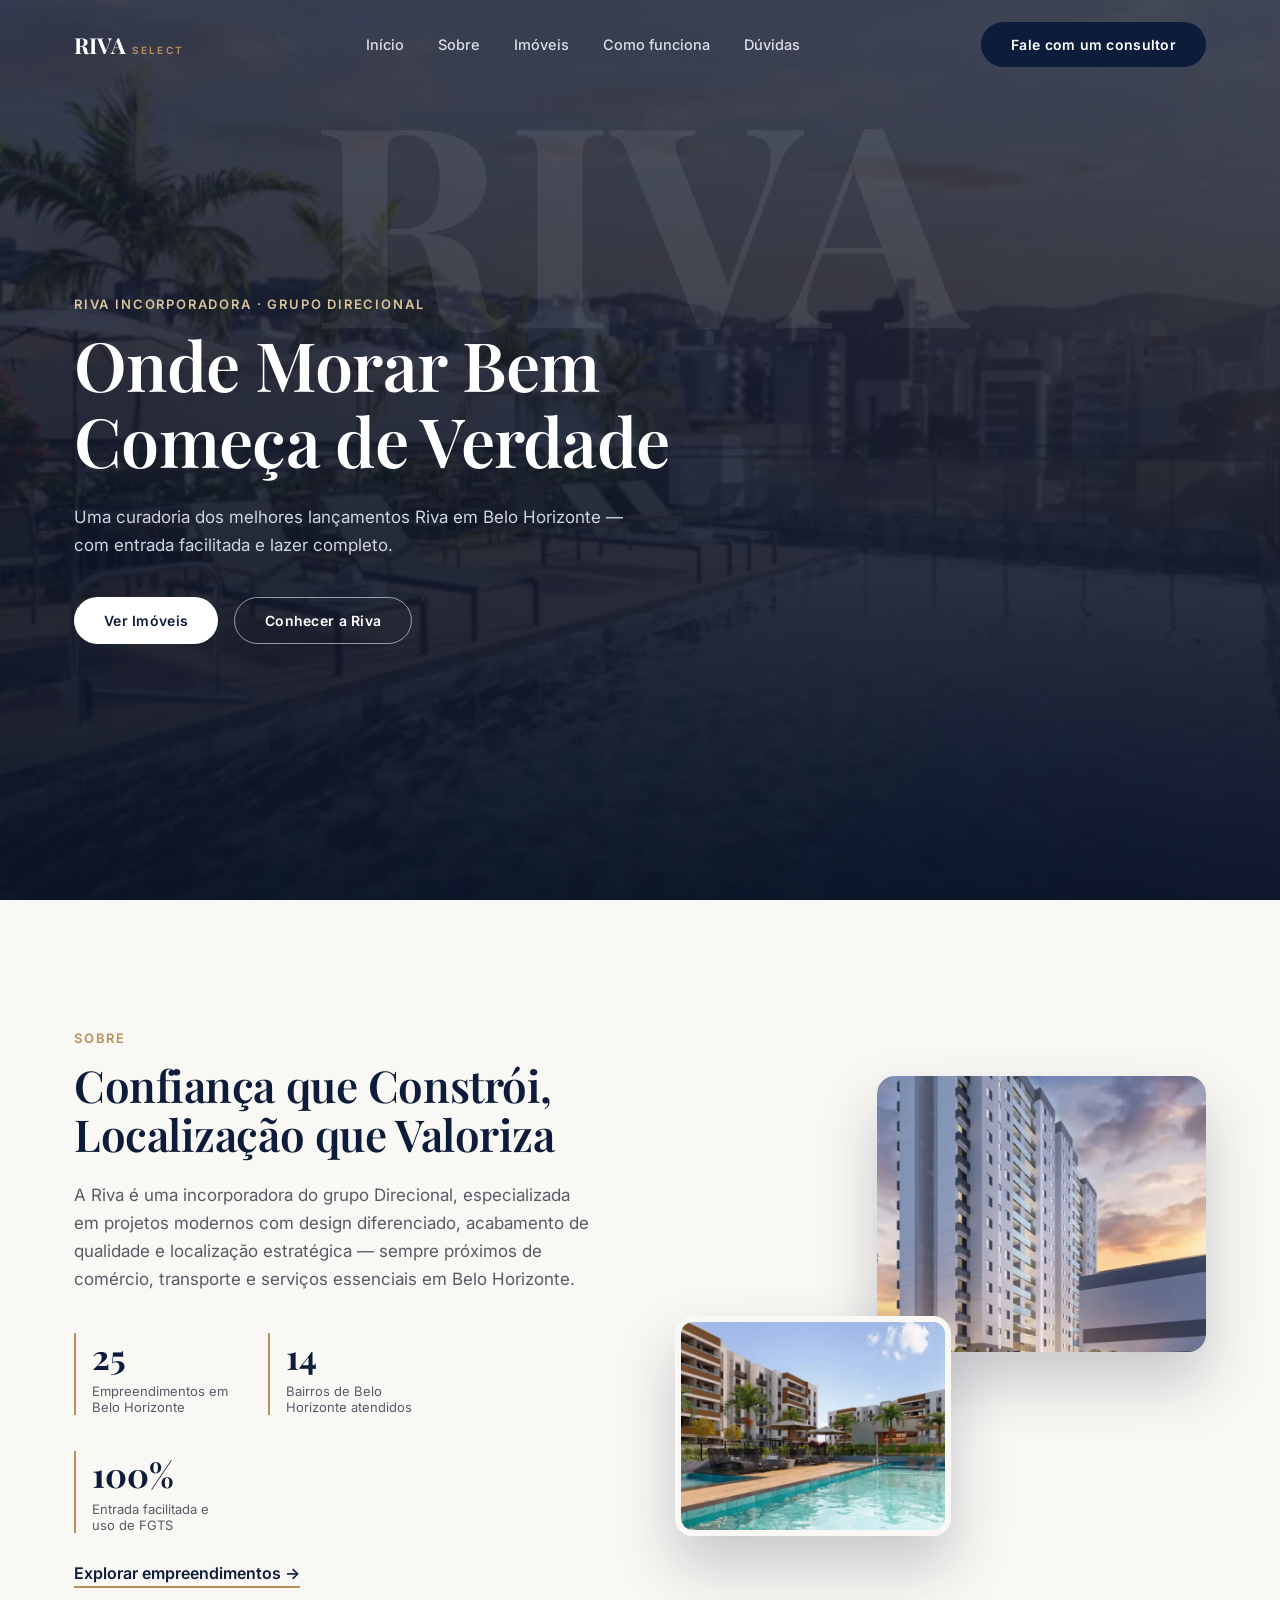
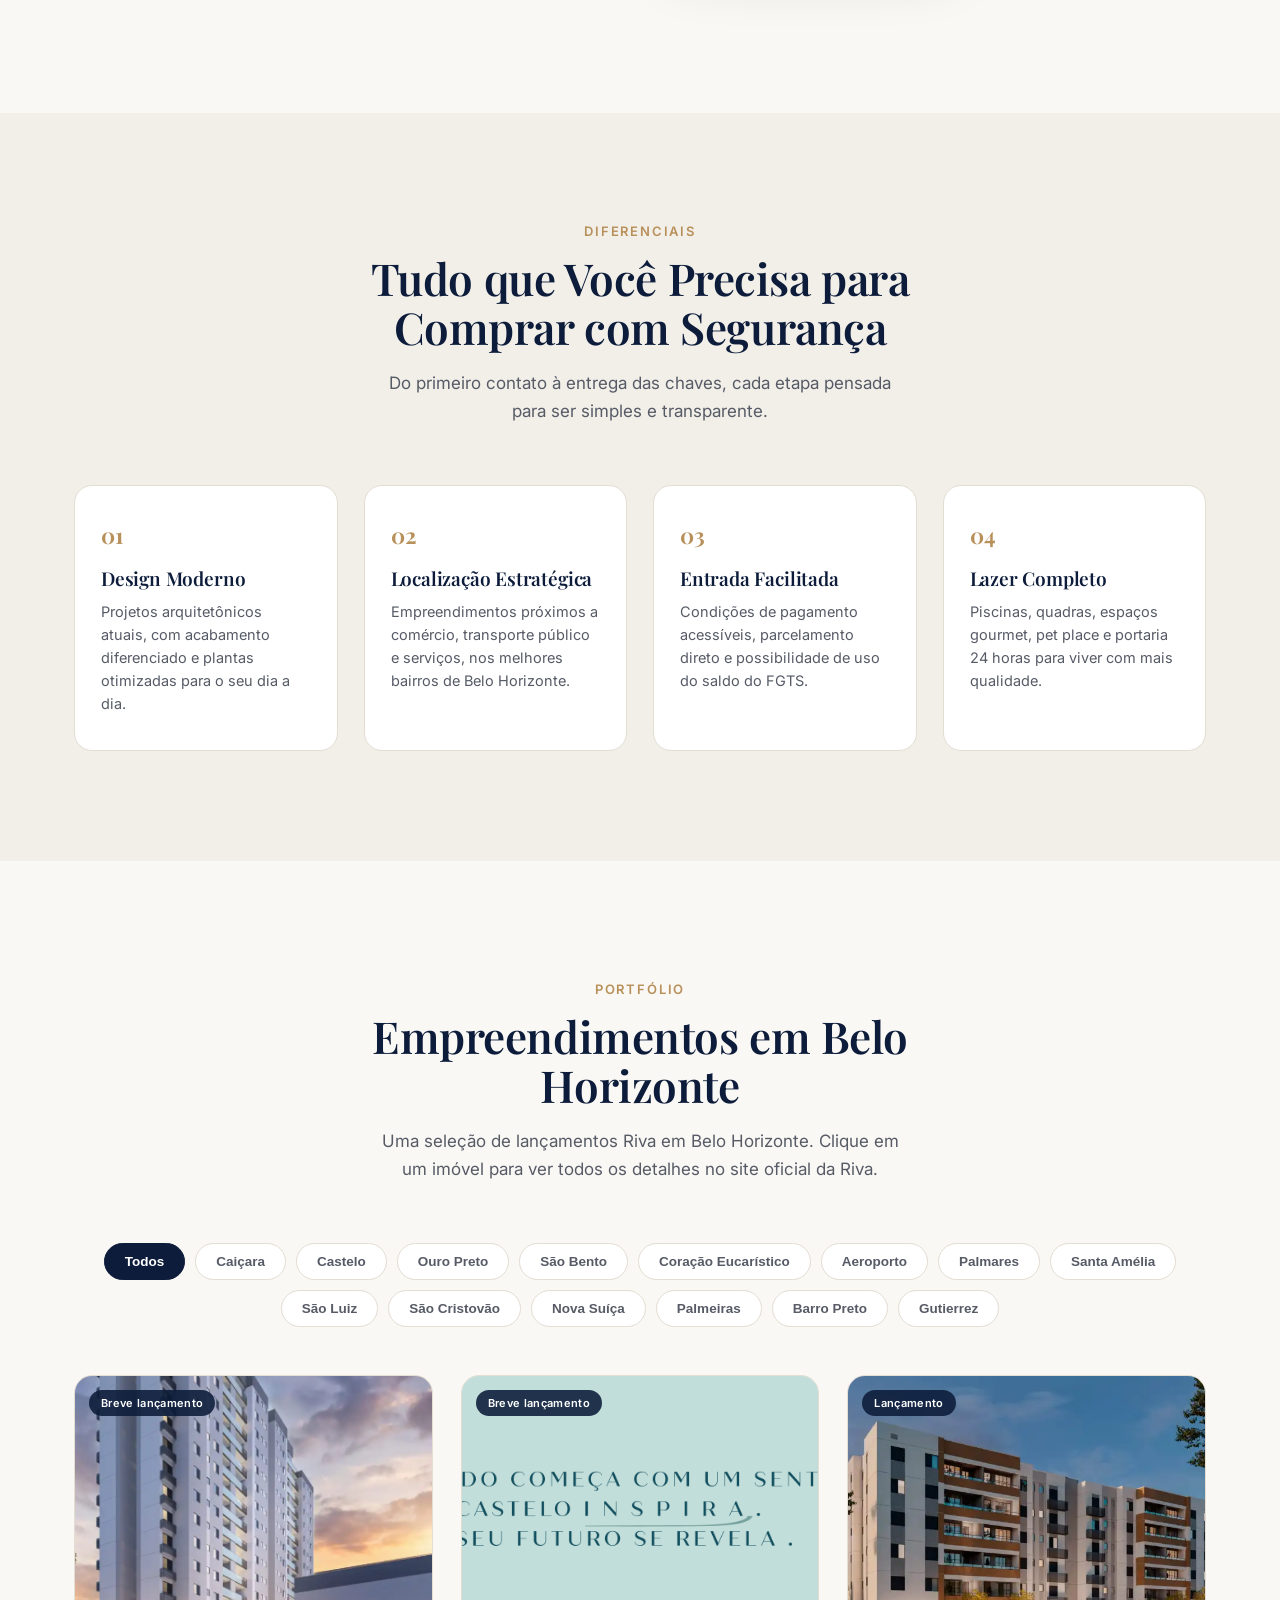
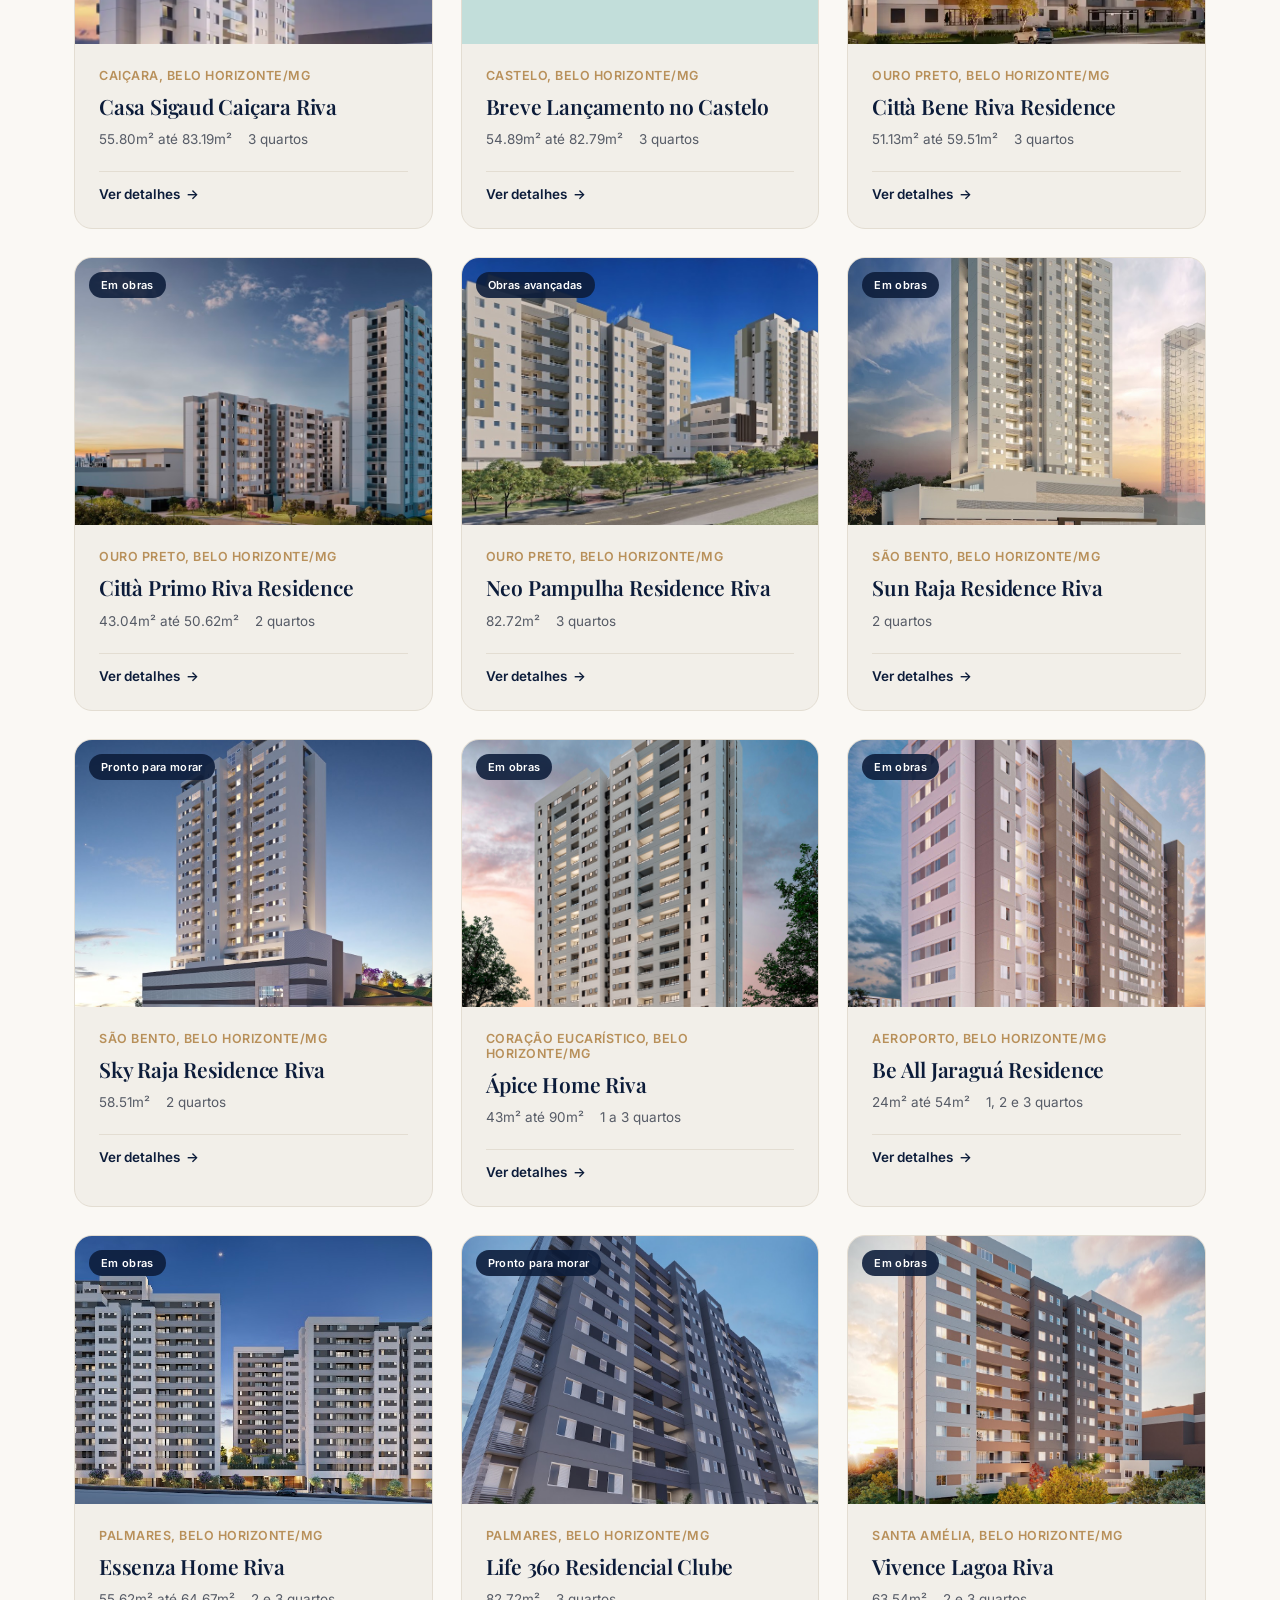
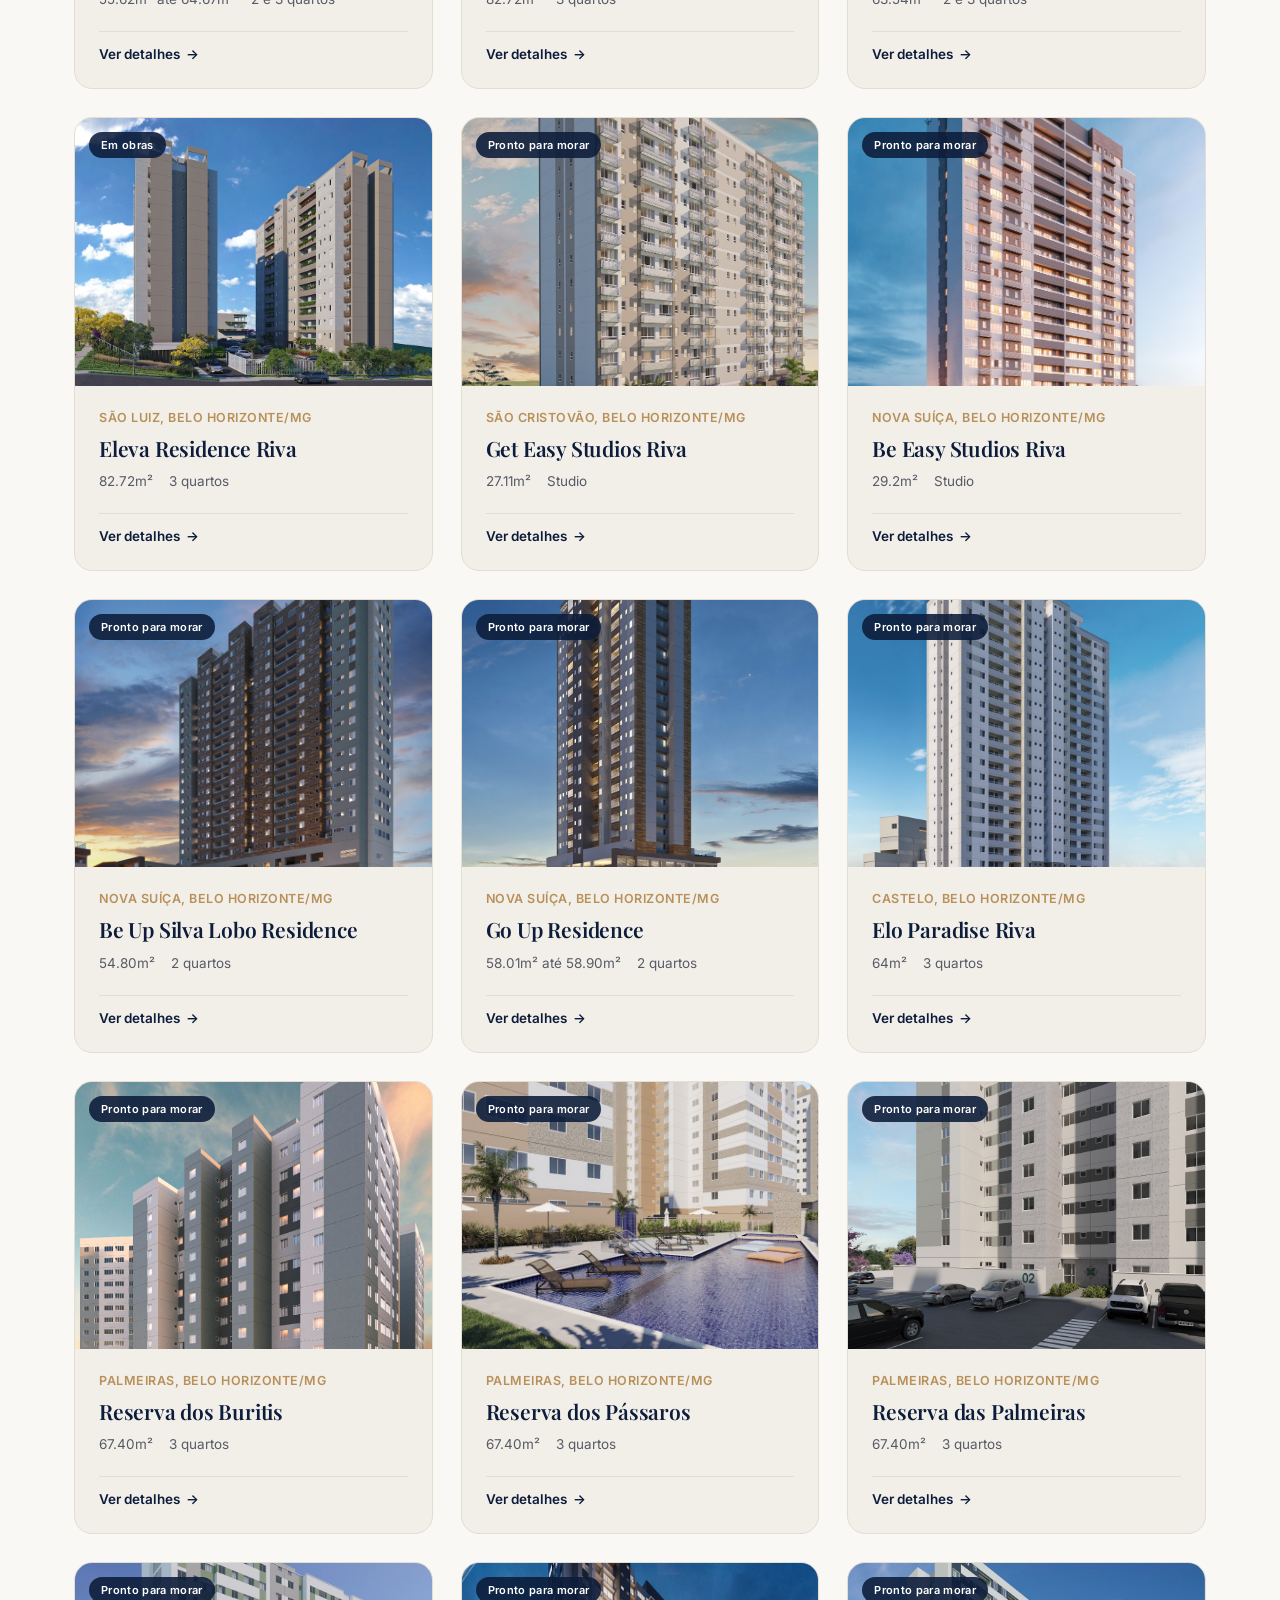
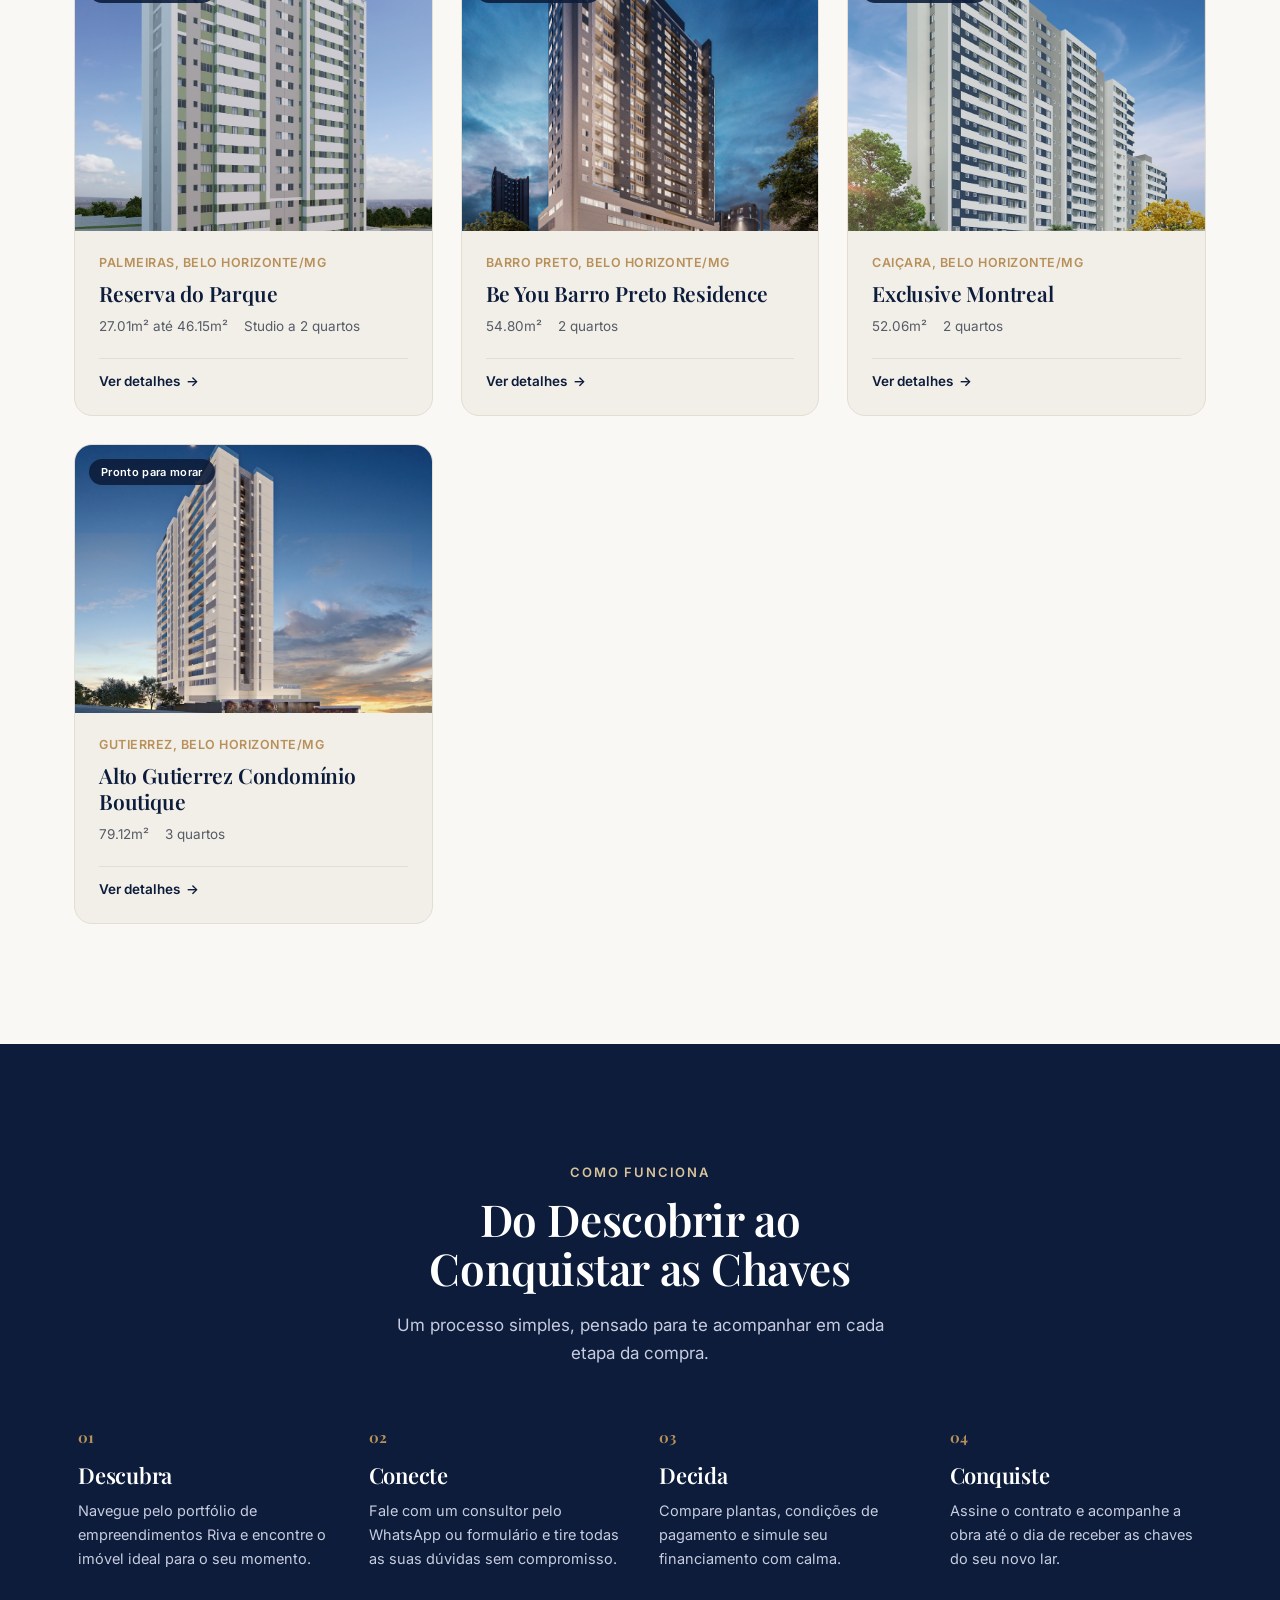
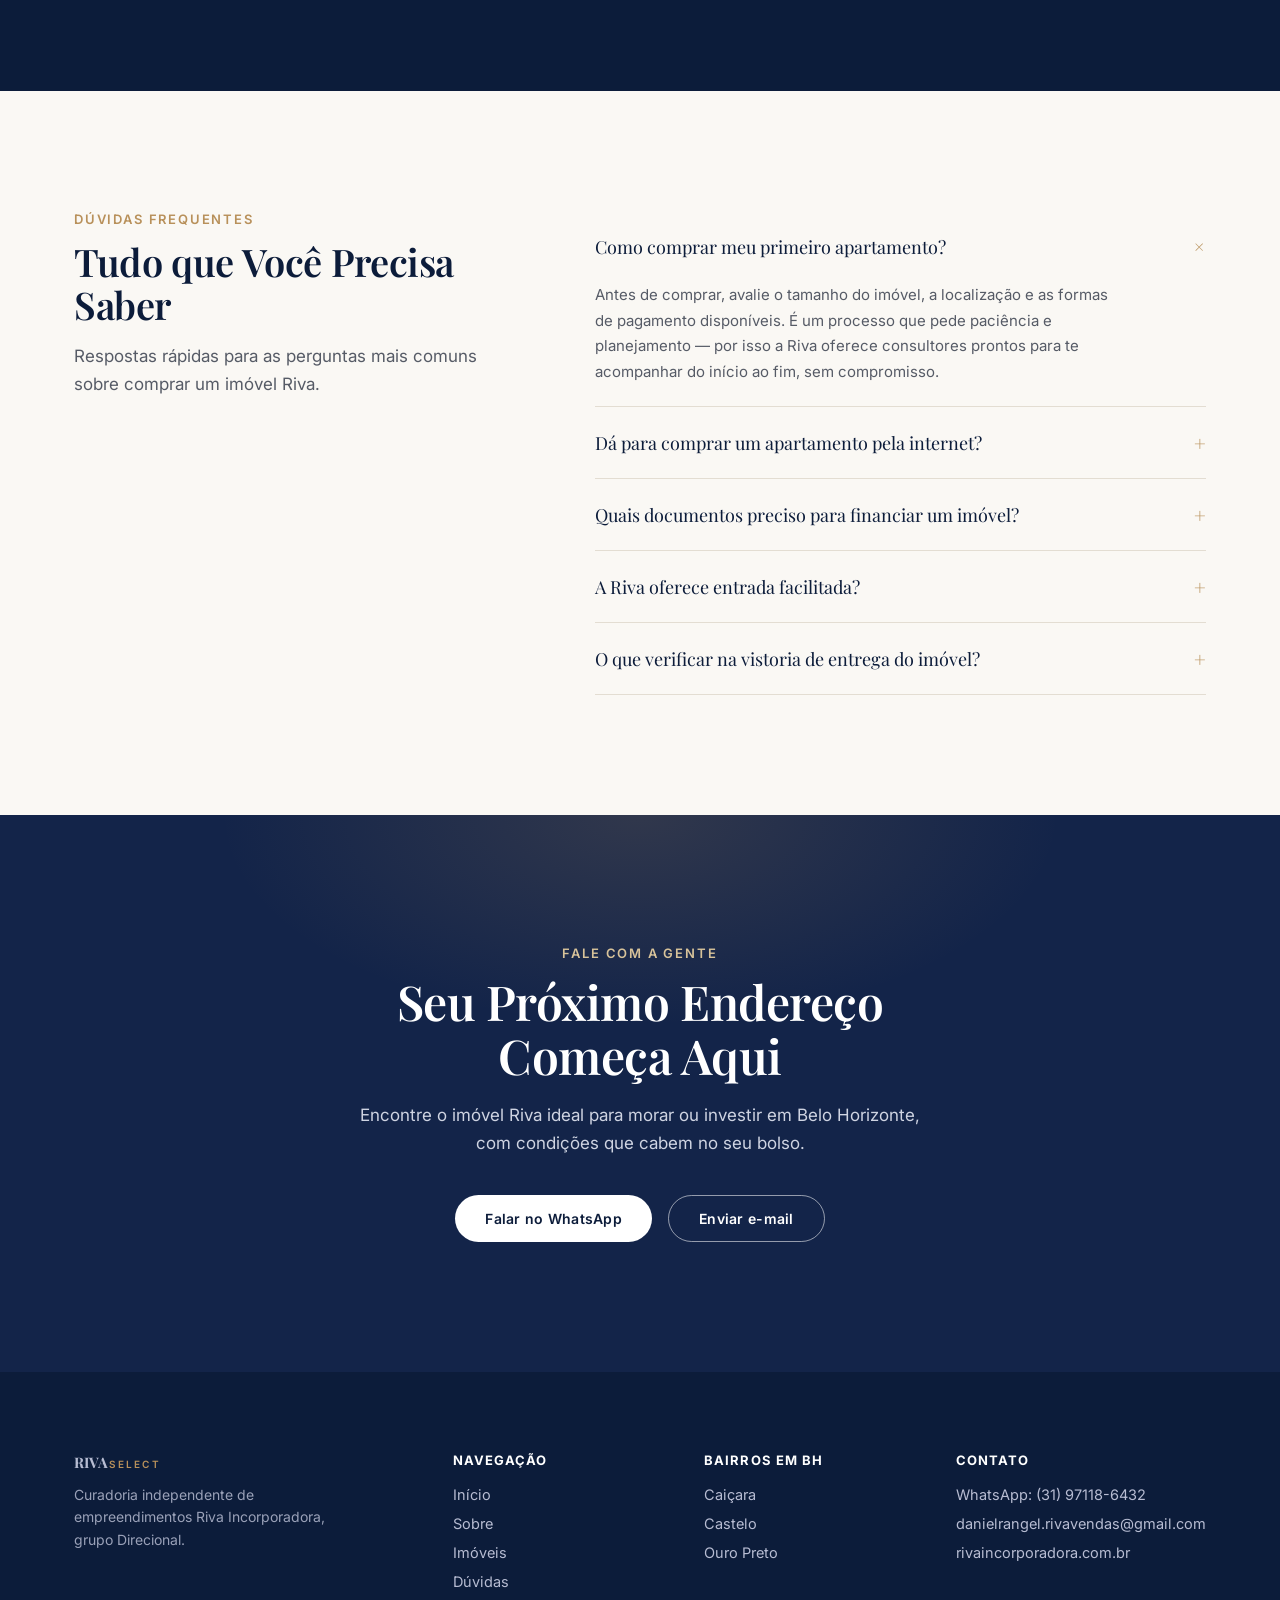
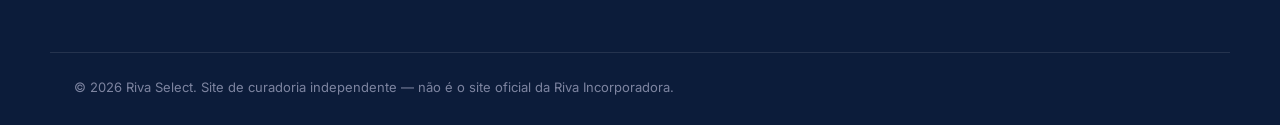
<file: index.html>
<!DOCTYPE html>
<html lang="pt-BR">
<head>
<meta charset="UTF-8">
<meta name="viewport" content="width=device-width, initial-scale=1.0">
<title>RIVA Select — Imóveis Riva em Belo Horizonte</title>
<meta name="description" content="Curadoria de empreendimentos Riva Incorporadora em Belo Horizonte: apartamentos em lançamento e breve lançamento, com localização estratégica e lazer completo.">
<link rel="preconnect" href="https://fonts.googleapis.com">
<link rel="preconnect" href="https://fonts.gstatic.com" crossorigin>
<link href="https://fonts.googleapis.com/css2?family=Playfair+Display:ital,wght@0,400;0,500;0,600;0,700;1,500&family=Inter:wght@300;400;500;600;700&display=swap" rel="stylesheet">
<link rel="stylesheet" href="styles.css">
<link rel="icon" href="data:image/svg+xml,<svg xmlns=%22http://www.w3.org/2000/svg%22 viewBox=%220 0 100 100%22><text y=%22.9em%22 font-size=%2290%22>🏛️</text></svg>">
</head>
<body>

<!-- HEADER -->
<header class="site-header" id="siteHeader">
  <div class="container header-inner">
    <a href="#home" class="logo">RIVA<span>SELECT</span></a>
    <nav class="main-nav" id="mainNav">
      <a href="#home">Início</a>
      <a href="#sobre">Sobre</a>
      <a href="#imoveis">Imóveis</a>
      <a href="#como-funciona">Como funciona</a>
      <a href="#faq">Dúvidas</a>
    </nav>
    <a href="https://wa.me/5531971186432" target="_blank" rel="noopener" class="btn btn-dark nav-cta">Fale com um consultor</a>
    <button class="menu-toggle" id="menuToggle" aria-label="Abrir menu">
      <span></span><span></span><span></span>
    </button>
  </div>
</header>

<!-- HERO -->
<section class="hero" id="home">
  <div class="hero-bg-text" aria-hidden="true">RIVA</div>
  <div class="hero-media">
    <img src="images/casa-sigaud-piscina.jpg" alt="Piscina com vista para o skyline de Belo Horizonte, Casa Sigaud Caiçara Riva">
    <div class="hero-overlay"></div>
  </div>
  <div class="container hero-content">
    <p class="eyebrow eyebrow-light">Riva Incorporadora · Grupo Direcional</p>
    <h1>Onde Morar Bem<br>Começa de Verdade</h1>
    <p class="hero-sub">Uma curadoria dos melhores lançamentos Riva em Belo Horizonte — com entrada facilitada e lazer completo.</p>
    <div class="hero-actions">
      <a href="#imoveis" class="btn btn-light">Ver Imóveis</a>
      <a href="#sobre" class="btn btn-ghost-light">Conhecer a Riva</a>
    </div>
  </div>
</section>

<!-- SOBRE -->
<section class="about" id="sobre">
  <div class="container about-grid">
    <div class="about-copy">
      <p class="eyebrow">Sobre</p>
      <h2>Confiança que Constrói,<br>Localização que Valoriza</h2>
      <p class="lead">A Riva é uma incorporadora do grupo Direcional, especializada em projetos modernos com design diferenciado, acabamento de qualidade e localização estratégica — sempre próximos de comércio, transporte e serviços essenciais em Belo Horizonte.</p>
      <div class="stats-row">
        <div class="stat">
          <span class="stat-number">25</span>
          <span class="stat-label">Empreendimentos em Belo Horizonte</span>
        </div>
        <div class="stat">
          <span class="stat-number">14</span>
          <span class="stat-label">Bairros de Belo Horizonte atendidos</span>
        </div>
        <div class="stat">
          <span class="stat-number">100%</span>
          <span class="stat-label">Entrada facilitada e uso de FGTS</span>
        </div>
      </div>
      <a href="#imoveis" class="text-link">Explorar empreendimentos →</a>
    </div>
    <div class="about-collage">
      <img src="images/casa-sigaud-caicara.jpg" alt="Fachada Casa Sigaud Caiçara Riva" class="collage-img collage-1">
      <img src="images/citta-bene-piscina.jpg" alt="Área de lazer Città Bene Riva Residence" class="collage-img collage-2">
    </div>
  </div>
</section>

<!-- DIFERENCIAIS -->
<section class="services">
  <div class="container">
    <div class="section-heading">
      <p class="eyebrow">Diferenciais</p>
      <h2>Tudo que Você Precisa para<br>Comprar com Segurança</h2>
      <p class="lead">Do primeiro contato à entrega das chaves, cada etapa pensada para ser simples e transparente.</p>
    </div>
    <div class="services-grid">
      <div class="service-card">
        <div class="service-icon">01</div>
        <h3>Design Moderno</h3>
        <p>Projetos arquitetônicos atuais, com acabamento diferenciado e plantas otimizadas para o seu dia a dia.</p>
      </div>
      <div class="service-card">
        <div class="service-icon">02</div>
        <h3>Localização Estratégica</h3>
        <p>Empreendimentos próximos a comércio, transporte público e serviços, nos melhores bairros de Belo Horizonte.</p>
      </div>
      <div class="service-card">
        <div class="service-icon">03</div>
        <h3>Entrada Facilitada</h3>
        <p>Condições de pagamento acessíveis, parcelamento direto e possibilidade de uso do saldo do FGTS.</p>
      </div>
      <div class="service-card">
        <div class="service-icon">04</div>
        <h3>Lazer Completo</h3>
        <p>Piscinas, quadras, espaços gourmet, pet place e portaria 24 horas para viver com mais qualidade.</p>
      </div>
    </div>
  </div>
</section>

<!-- IMÓVEIS -->
<section class="properties" id="imoveis">
  <div class="container">
    <div class="section-heading">
      <p class="eyebrow">Portfólio</p>
      <h2>Empreendimentos em Belo Horizonte</h2>
      <p class="lead">Uma seleção de lançamentos Riva em Belo Horizonte. Clique em um imóvel para ver todos os detalhes no site oficial da Riva.</p>
    </div>

    <div class="filter-bar" id="filterBar">
      <button class="filter-btn is-active" data-filter="all">Todos</button>
      <button class="filter-btn" data-filter="Caiçara">Caiçara</button>
      <button class="filter-btn" data-filter="Castelo">Castelo</button>
      <button class="filter-btn" data-filter="Ouro Preto">Ouro Preto</button>
      <button class="filter-btn" data-filter="São Bento">São Bento</button>
      <button class="filter-btn" data-filter="Coração Eucarístico">Coração Eucarístico</button>
      <button class="filter-btn" data-filter="Aeroporto">Aeroporto</button>
      <button class="filter-btn" data-filter="Palmares">Palmares</button>
      <button class="filter-btn" data-filter="Santa Amélia">Santa Amélia</button>
      <button class="filter-btn" data-filter="São Luiz">São Luiz</button>
      <button class="filter-btn" data-filter="São Cristovão">São Cristovão</button>
      <button class="filter-btn" data-filter="Nova Suíça">Nova Suíça</button>
      <button class="filter-btn" data-filter="Palmeiras">Palmeiras</button>
      <button class="filter-btn" data-filter="Barro Preto">Barro Preto</button>
      <button class="filter-btn" data-filter="Gutierrez">Gutierrez</button>
    </div>

    <div class="property-grid" id="propertyGrid">
      <!-- injected by script.js -->
    </div>
  </div>
</section>

<!-- COMO FUNCIONA -->
<section class="process" id="como-funciona">
  <div class="container">
    <div class="section-heading section-heading-light">
      <p class="eyebrow eyebrow-light">Como funciona</p>
      <h2>Do Descobrir ao<br>Conquistar as Chaves</h2>
      <p class="lead lead-light">Um processo simples, pensado para te acompanhar em cada etapa da compra.</p>
    </div>
    <div class="process-grid">
      <div class="process-step">
        <span class="process-number">01</span>
        <h3>Descubra</h3>
        <p>Navegue pelo portfólio de empreendimentos Riva e encontre o imóvel ideal para o seu momento.</p>
      </div>
      <div class="process-step">
        <span class="process-number">02</span>
        <h3>Conecte</h3>
        <p>Fale com um consultor pelo WhatsApp ou formulário e tire todas as suas dúvidas sem compromisso.</p>
      </div>
      <div class="process-step">
        <span class="process-number">03</span>
        <h3>Decida</h3>
        <p>Compare plantas, condições de pagamento e simule seu financiamento com calma.</p>
      </div>
      <div class="process-step">
        <span class="process-number">04</span>
        <h3>Conquiste</h3>
        <p>Assine o contrato e acompanhe a obra até o dia de receber as chaves do seu novo lar.</p>
      </div>
    </div>
  </div>
</section>

<!-- FAQ -->
<section class="faq" id="faq">
  <div class="container faq-grid">
    <div class="faq-heading">
      <p class="eyebrow">Dúvidas frequentes</p>
      <h2>Tudo que Você Precisa Saber</h2>
      <p class="lead">Respostas rápidas para as perguntas mais comuns sobre comprar um imóvel Riva.</p>
    </div>
    <div class="faq-list" id="faqList">
      <div class="faq-item is-open">
        <button class="faq-question">
          Como comprar meu primeiro apartamento?
          <span class="faq-icon">+</span>
        </button>
        <div class="faq-answer">
          <p>Antes de comprar, avalie o tamanho do imóvel, a localização e as formas de pagamento disponíveis. É um processo que pede paciência e planejamento — por isso a Riva oferece consultores prontos para te acompanhar do início ao fim, sem compromisso.</p>
        </div>
      </div>
      <div class="faq-item">
        <button class="faq-question">
          Dá para comprar um apartamento pela internet?
          <span class="faq-icon">+</span>
        </button>
        <div class="faq-answer">
          <p>Sim. É possível conhecer, visitar virtualmente, negociar e adquirir um imóvel Riva sem sair de casa, com todo o suporte de um consultor via WhatsApp ou e-mail.</p>
        </div>
      </div>
      <div class="faq-item">
        <button class="faq-question">
          Quais documentos preciso para financiar um imóvel?
          <span class="faq-icon">+</span>
        </button>
        <div class="faq-answer">
          <p>Geralmente são solicitados RG, CPF, comprovante de residência, comprovante de estado civil e comprovante de renda. As exigências podem variar conforme a modalidade de financiamento escolhida.</p>
        </div>
      </div>
      <div class="faq-item">
        <button class="faq-question">
          A Riva oferece entrada facilitada?
          <span class="faq-icon">+</span>
        </button>
        <div class="faq-answer">
          <p>Sim, a Riva conta com opções de entrada facilitada e a possibilidade de usar o saldo do FGTS para reduzir o valor das parcelas, além de parcelamento direto com condições acessíveis.</p>
        </div>
      </div>
      <div class="faq-item">
        <button class="faq-question">
          O que verificar na vistoria de entrega do imóvel?
          <span class="faq-icon">+</span>
        </button>
        <div class="faq-answer">
          <p>Vale observar pintura, possíveis manchas ou partes descascadas, funcionamento da parte elétrica e hidráulica, esquadrias, portas, janelas e se os vidros estão íntegros — de preferência acompanhado por um profissional técnico.</p>
        </div>
      </div>
    </div>
  </div>
</section>

<!-- CTA -->
<section class="cta" id="contato">
  <div class="container cta-inner">
    <p class="eyebrow eyebrow-light">Fale com a gente</p>
    <h2>Seu Próximo Endereço<br>Começa Aqui</h2>
    <p class="hero-sub">Encontre o imóvel Riva ideal para morar ou investir em Belo Horizonte, com condições que cabem no seu bolso.</p>
    <div class="hero-actions">
      <a href="https://wa.me/5531971186432" target="_blank" rel="noopener" class="btn btn-light">Falar no WhatsApp</a>
      <a href="mailto:danielrangel.rivavendas@gmail.com" class="btn btn-ghost-light">Enviar e-mail</a>
    </div>
  </div>
</section>

<!-- FOOTER -->
<footer class="site-footer">
  <div class="container footer-grid">
    <div>
      <a href="#home" class="logo footer-logo">RIVA<span>SELECT</span></a>
      <p class="footer-tagline">Curadoria independente de empreendimentos Riva Incorporadora, grupo Direcional.</p>
    </div>
    <div>
      <h4>Navegação</h4>
      <a href="#home">Início</a>
      <a href="#sobre">Sobre</a>
      <a href="#imoveis">Imóveis</a>
      <a href="#faq">Dúvidas</a>
    </div>
    <div>
      <h4>Bairros em BH</h4>
      <a href="https://www.rivaincorporadora.com.br/imoveis/mg/belo-horizonte/" target="_blank" rel="noopener">Caiçara</a>
      <a href="https://www.rivaincorporadora.com.br/imoveis/mg/belo-horizonte/" target="_blank" rel="noopener">Castelo</a>
      <a href="https://www.rivaincorporadora.com.br/imoveis/mg/belo-horizonte/" target="_blank" rel="noopener">Ouro Preto</a>
    </div>
    <div>
      <h4>Contato</h4>
      <a href="https://wa.me/5531971186432" target="_blank" rel="noopener">WhatsApp: (31) 97118-6432</a>
      <a href="mailto:danielrangel.rivavendas@gmail.com">danielrangel.rivavendas@gmail.com</a>
      <a href="https://www.rivaincorporadora.com.br/" target="_blank" rel="noopener">rivaincorporadora.com.br</a>
    </div>
  </div>
  <div class="container footer-bottom">
    <p>© 2026 Riva Select. Site de curadoria independente — não é o site oficial da Riva Incorporadora.</p>
  </div>
</footer>

<script src="data.js"></script>
<script src="script.js"></script>
</body>
</html>
</file>
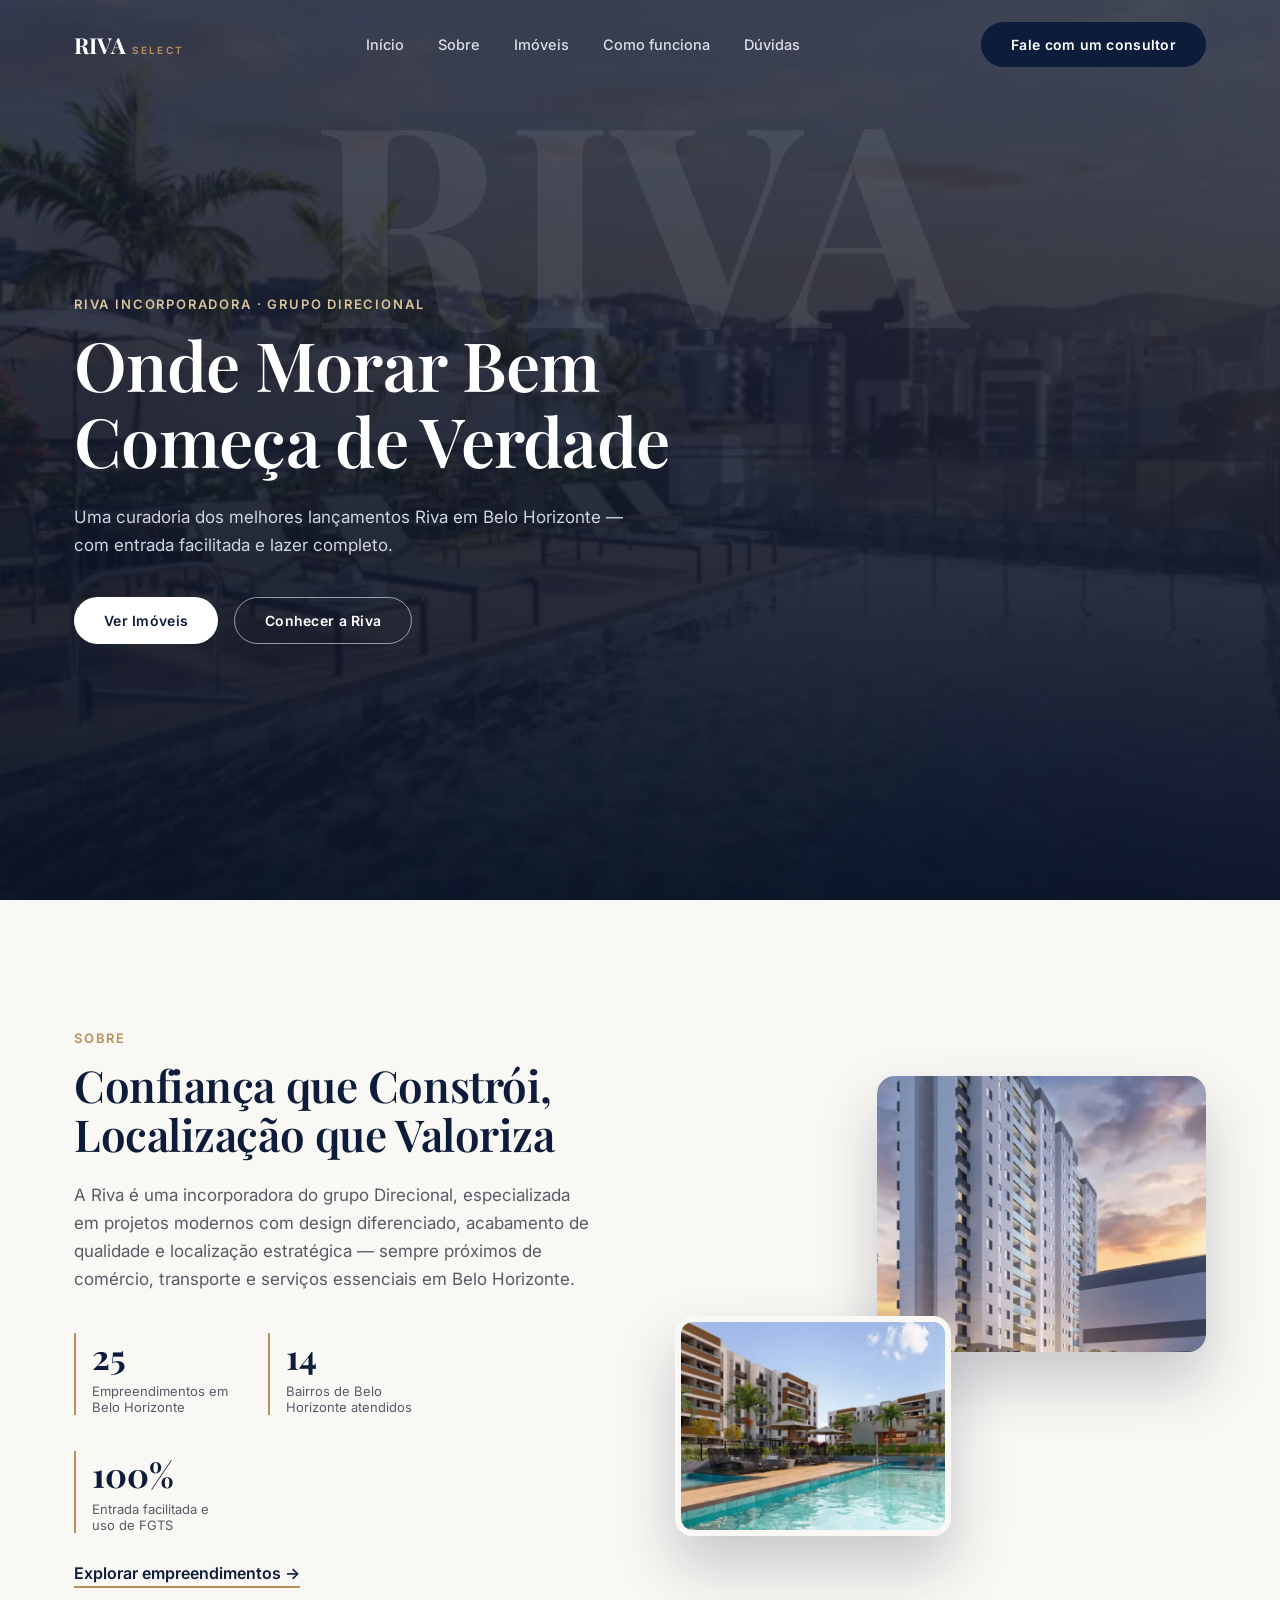
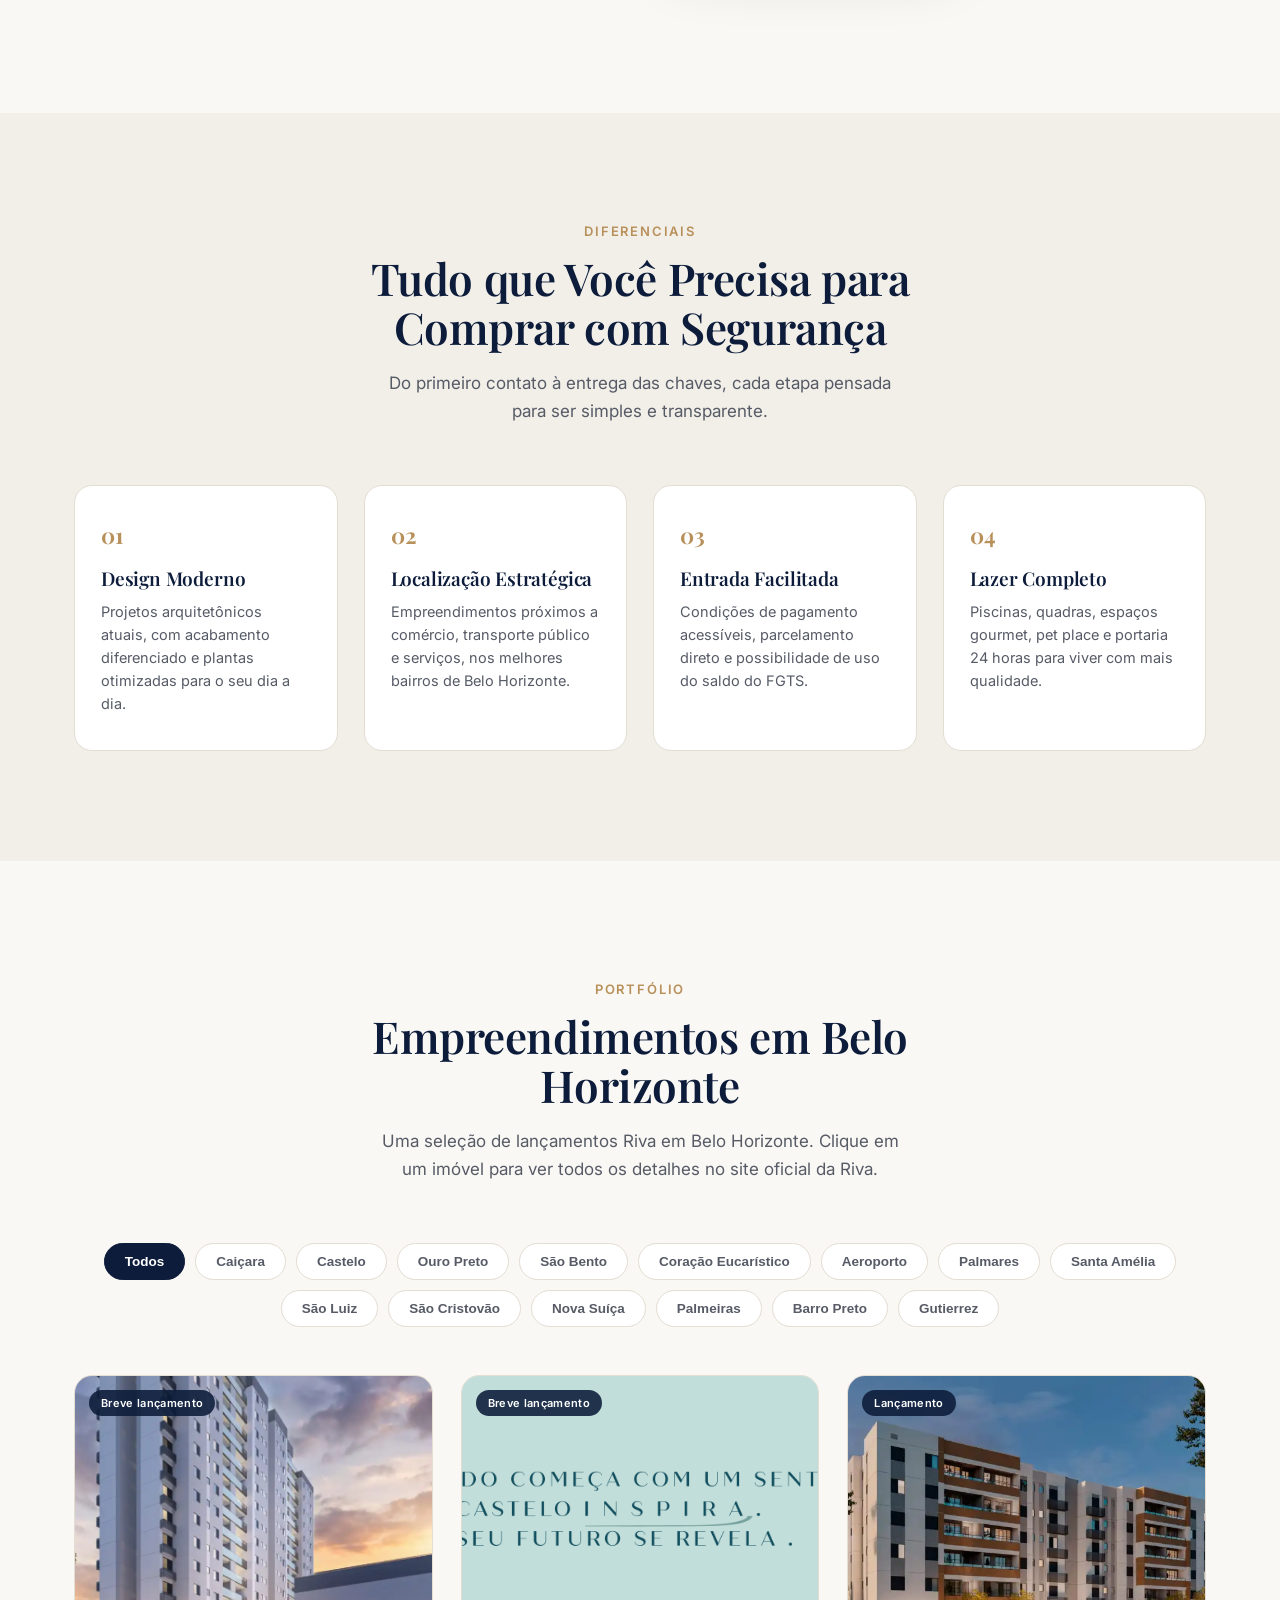
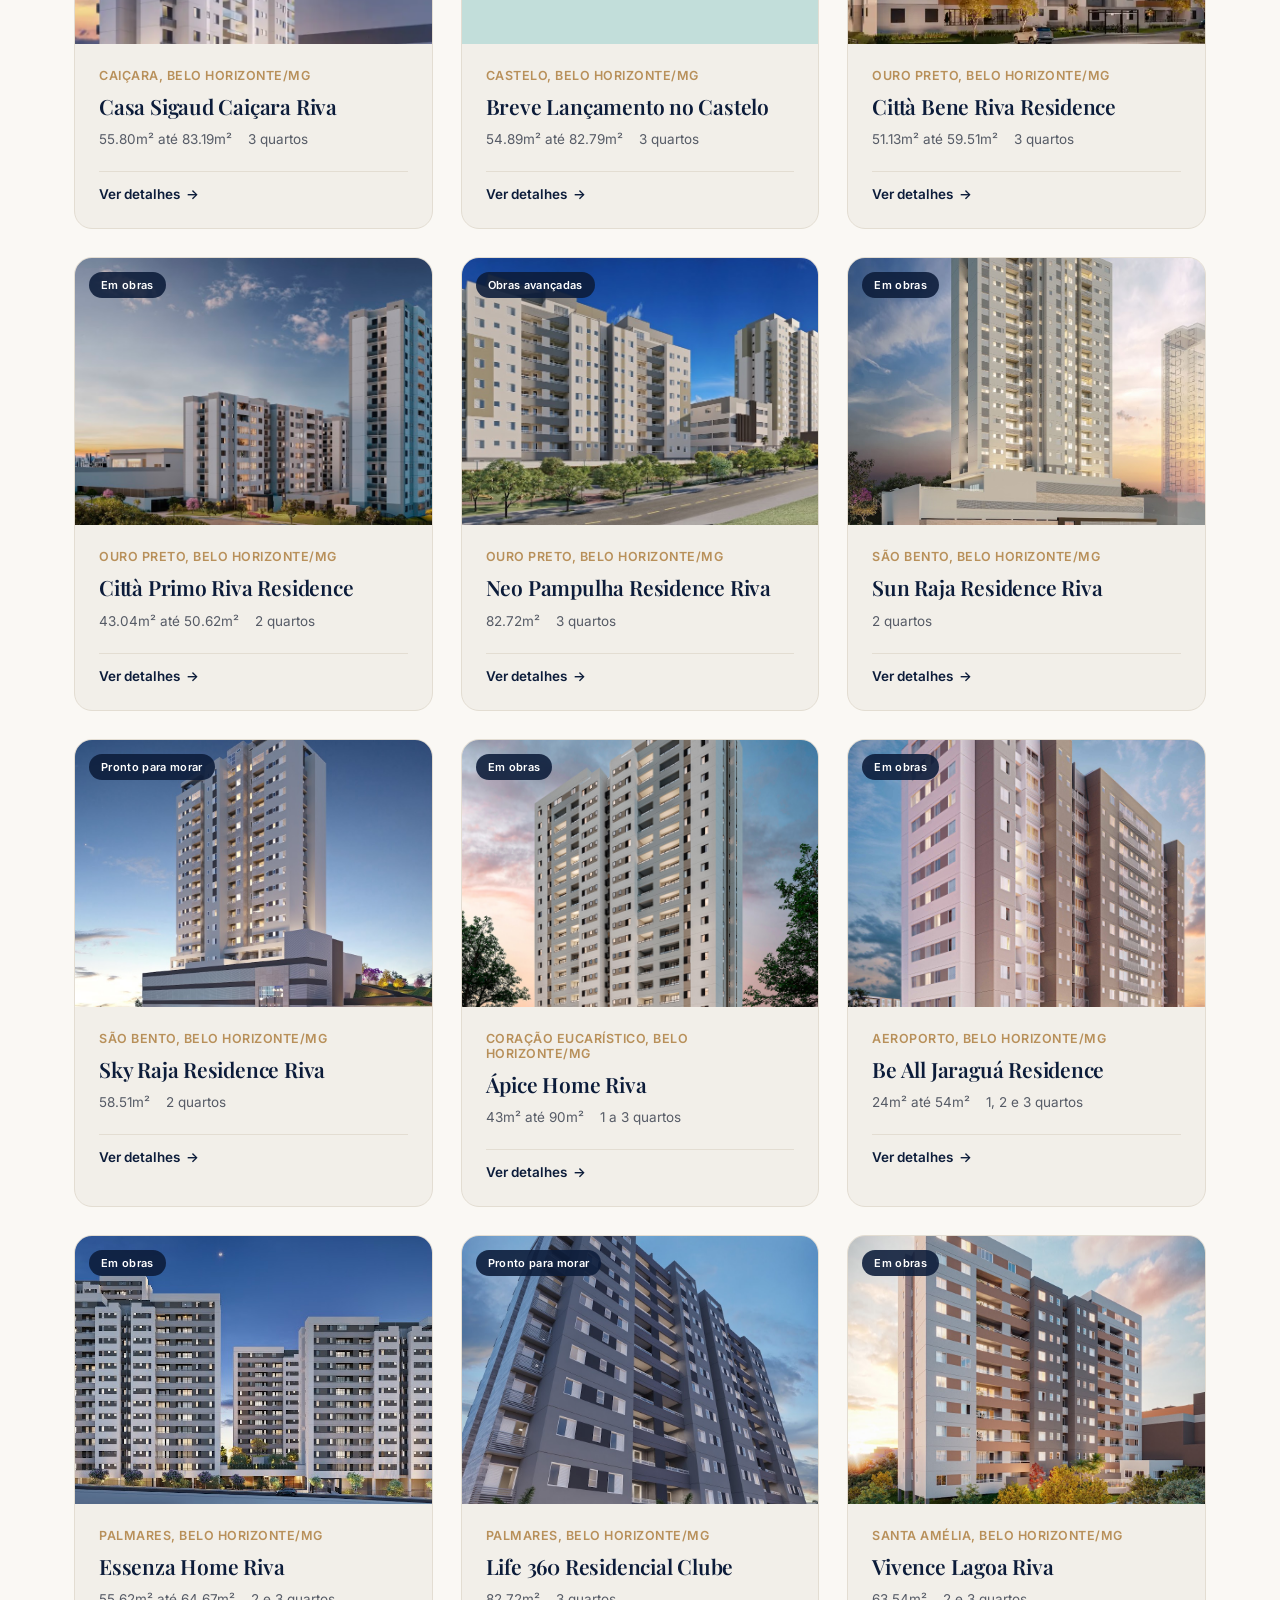
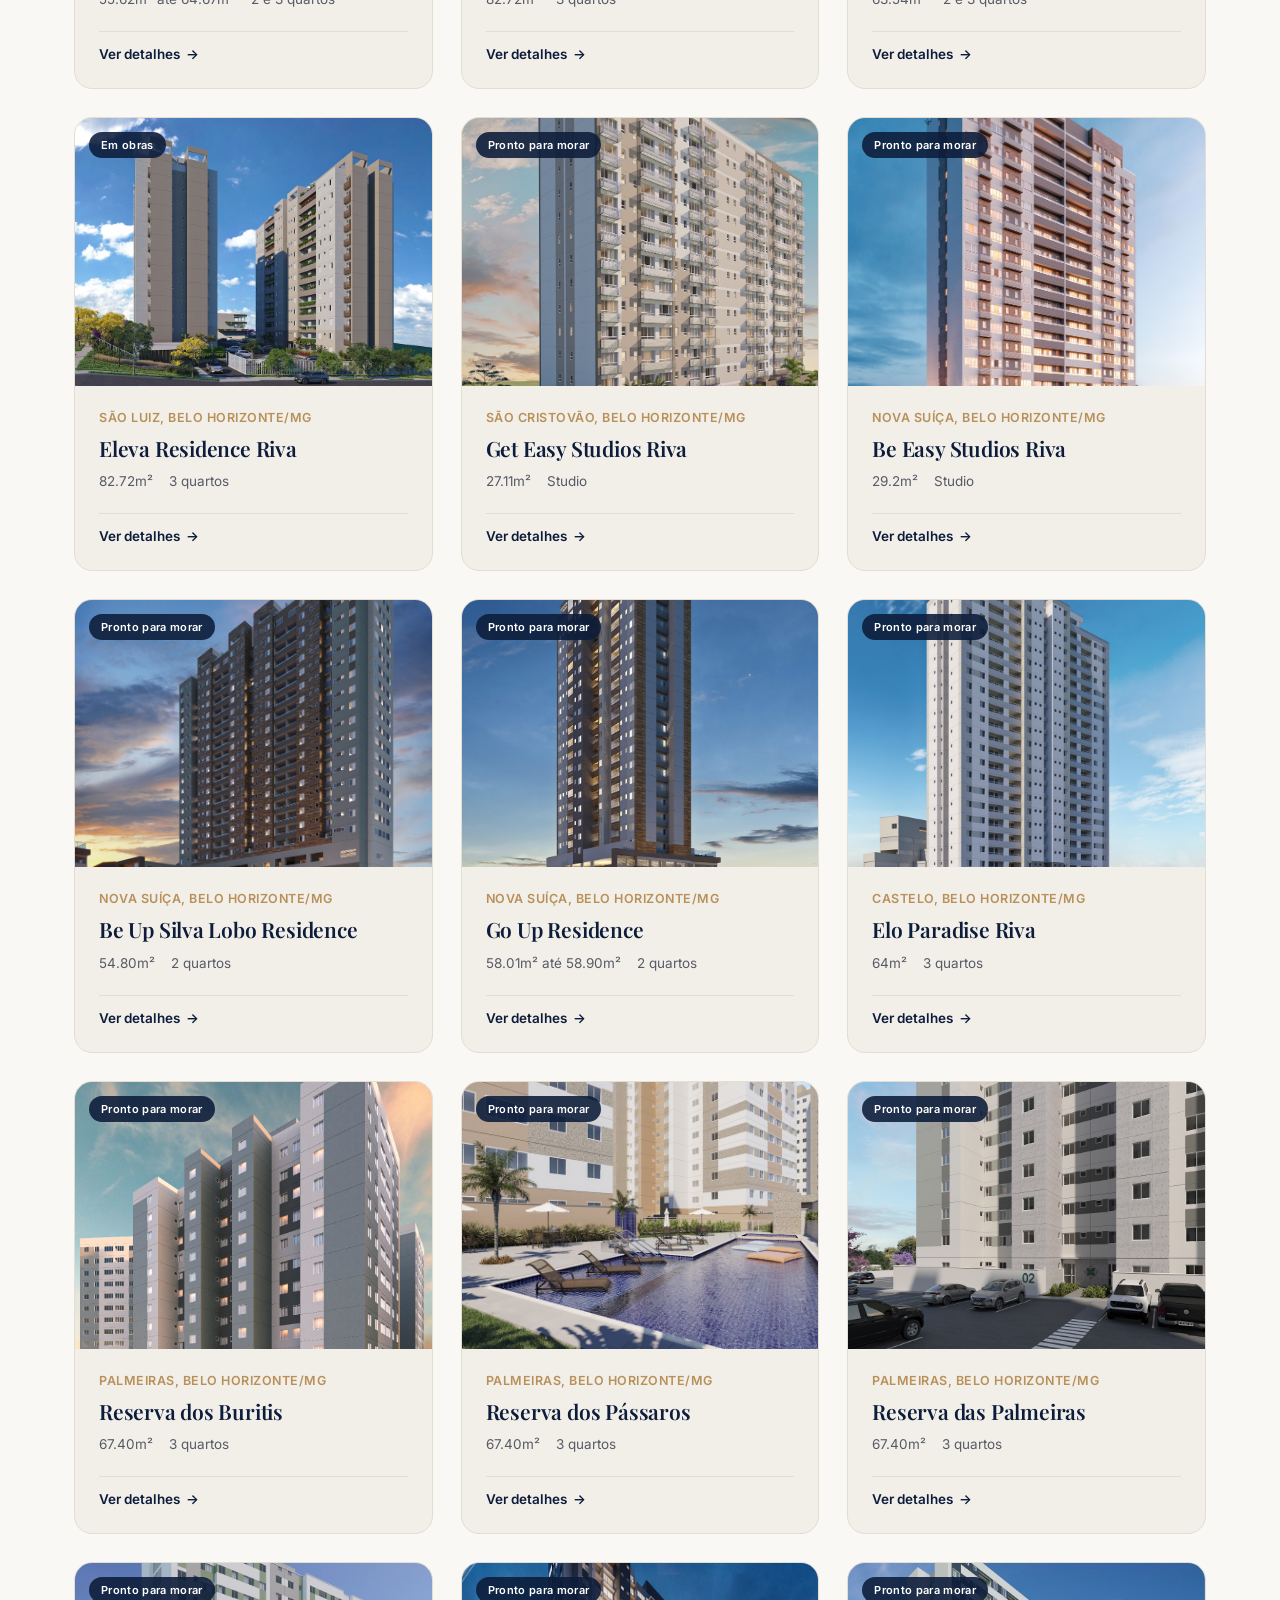
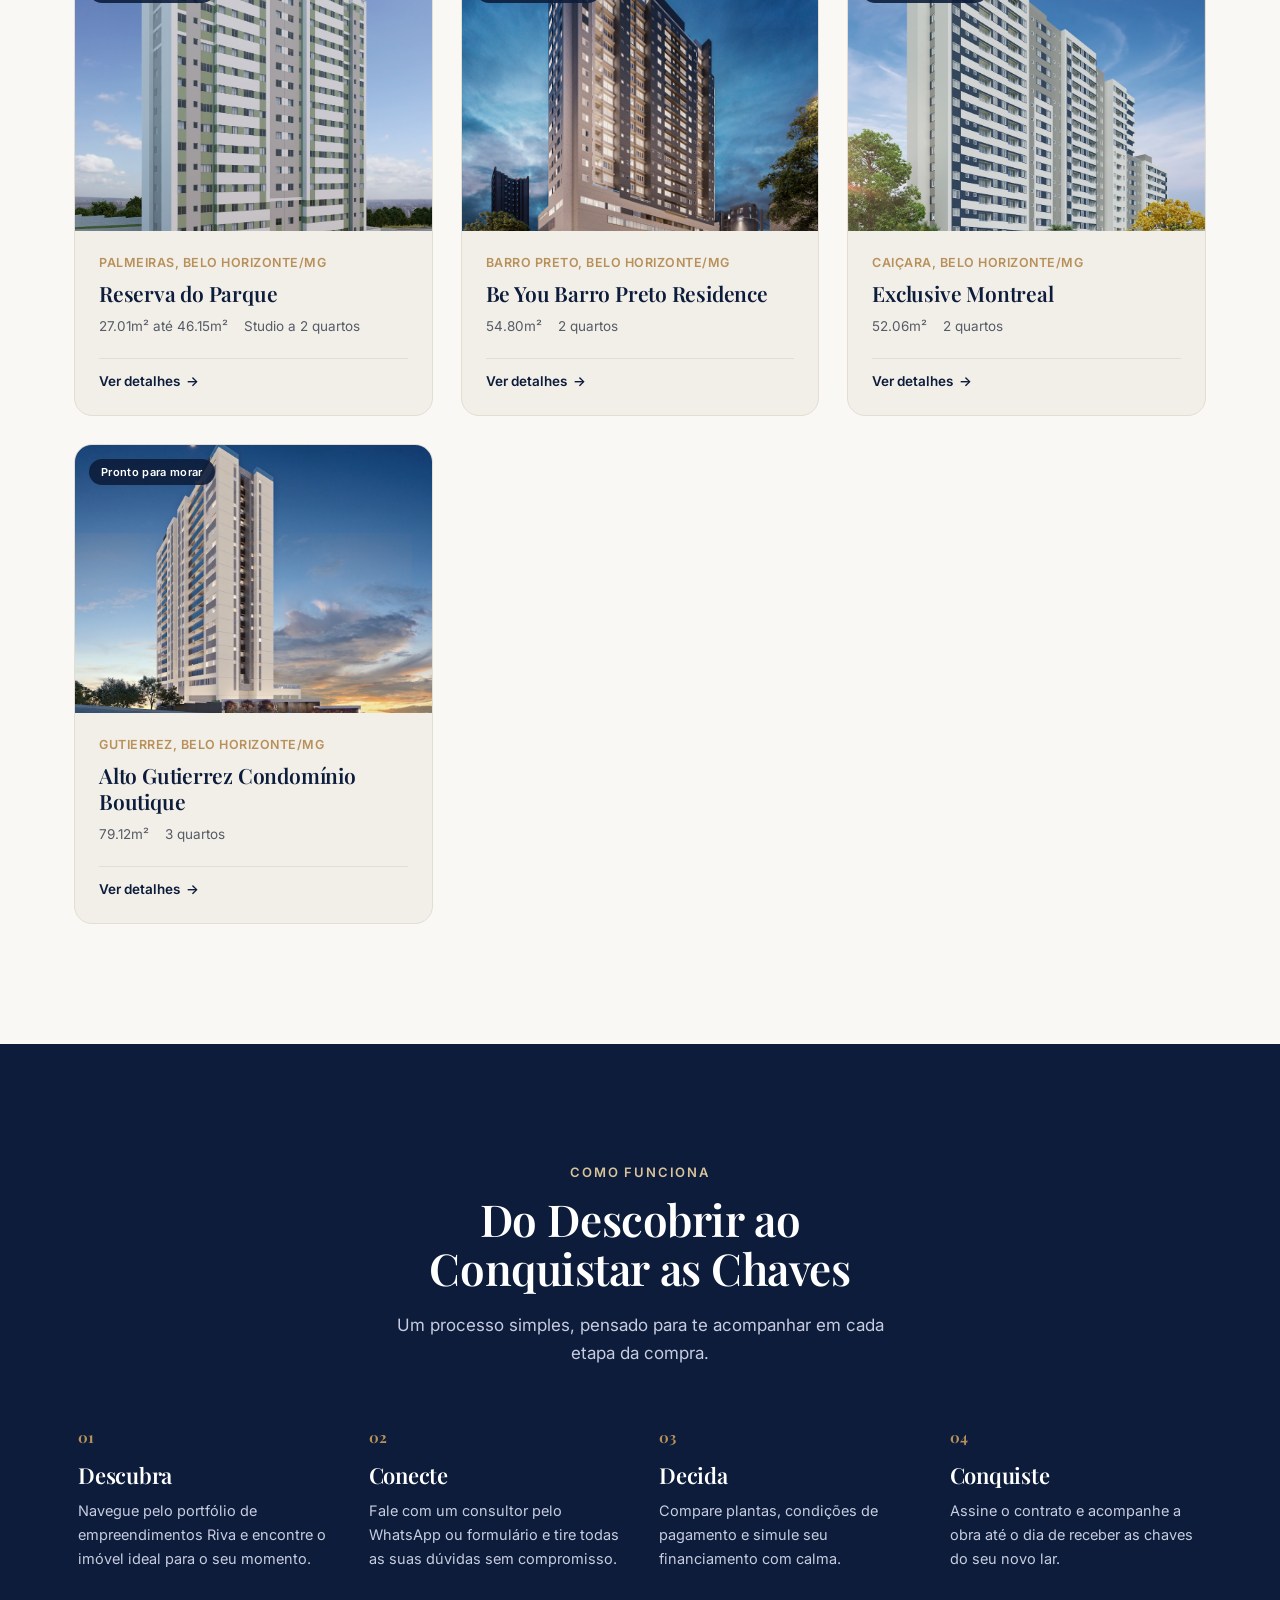
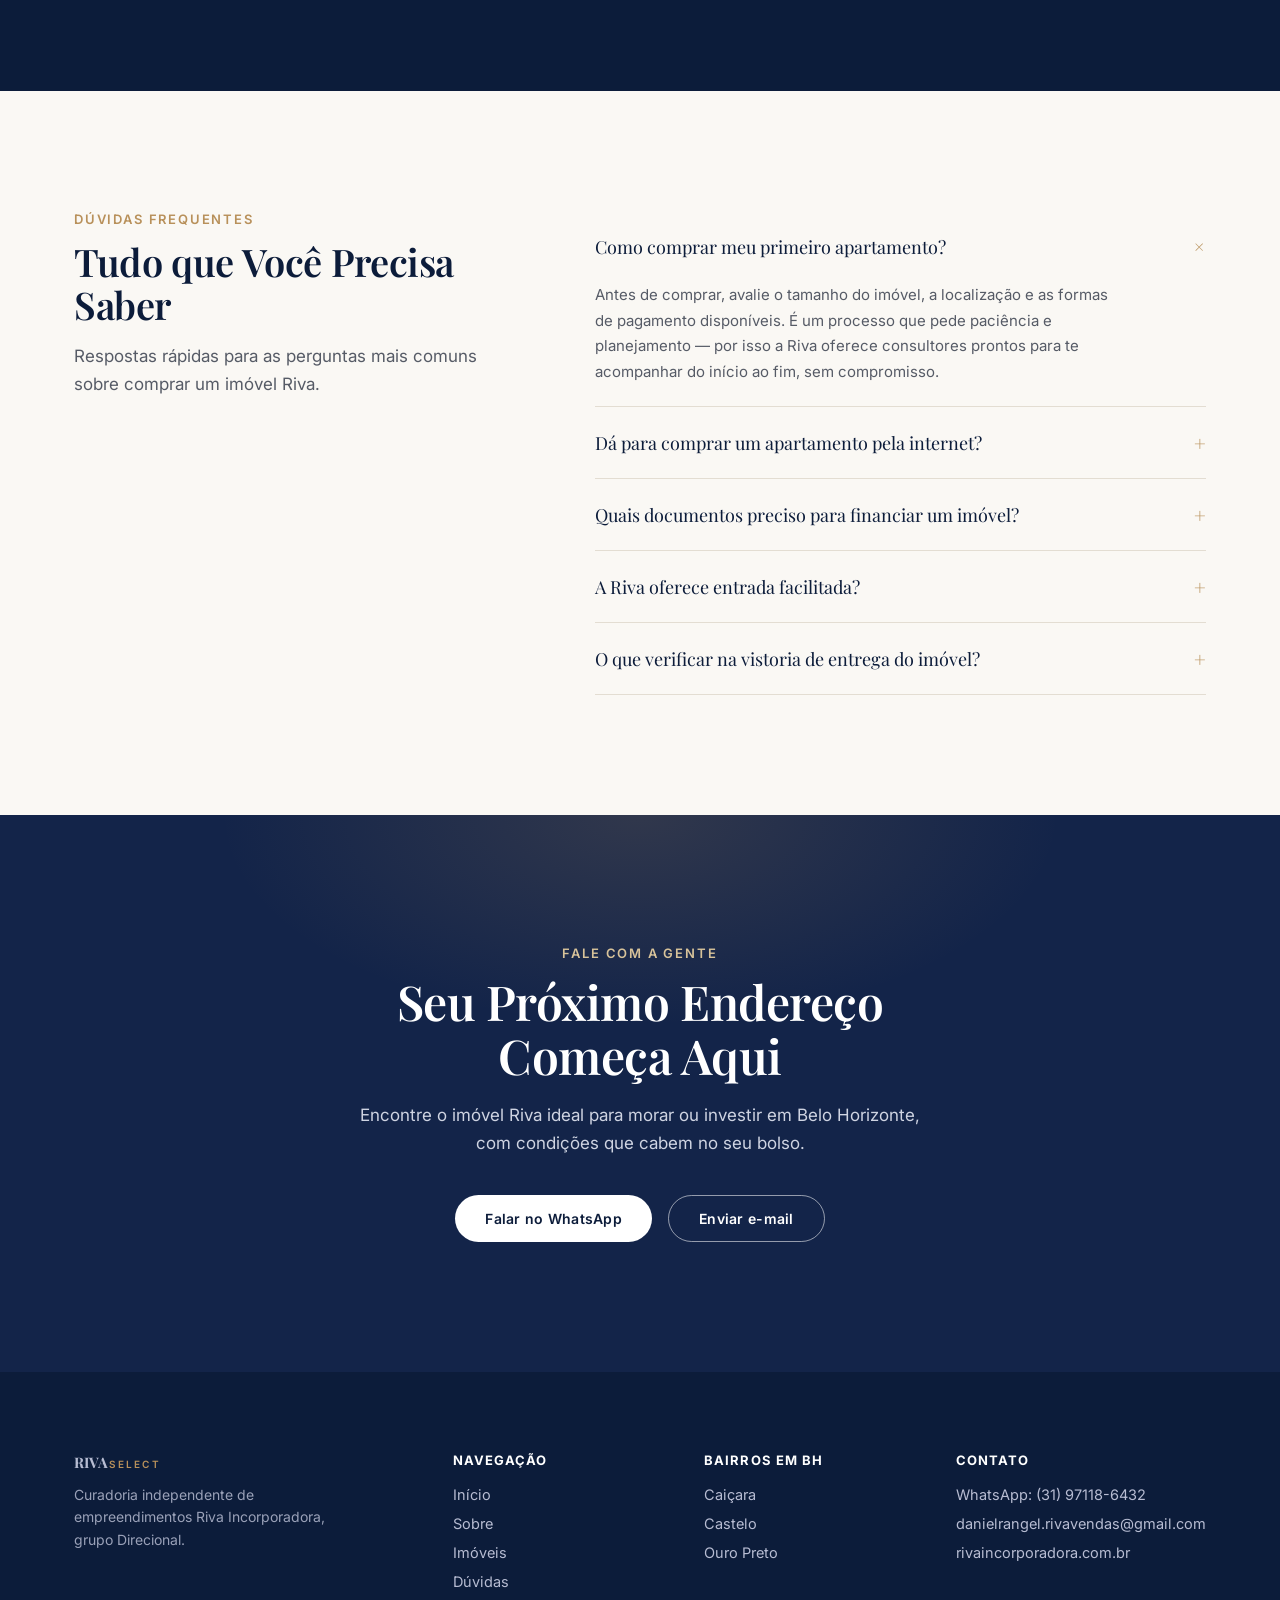
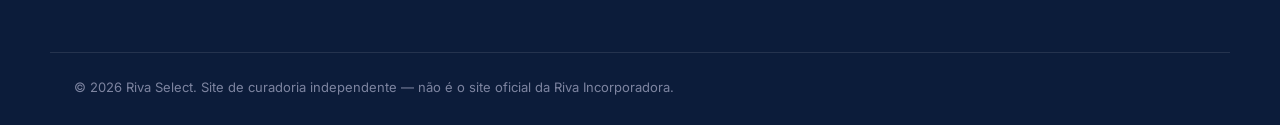
<file: imovel.html>
<!DOCTYPE html>
<html lang="pt-BR">
<head>
<meta charset="UTF-8">
<meta name="viewport" content="width=device-width, initial-scale=1.0">
<title id="pageTitle">Imóvel — RIVA Select</title>
<meta name="description" id="pageDescription" content="Detalhes do empreendimento Riva em Belo Horizonte.">
<link rel="preconnect" href="https://fonts.googleapis.com">
<link rel="preconnect" href="https://fonts.gstatic.com" crossorigin>
<link href="https://fonts.googleapis.com/css2?family=Playfair+Display:ital,wght@0,400;0,500;0,600;0,700;1,500&family=Inter:wght@300;400;500;600;700&display=swap" rel="stylesheet">
<link rel="stylesheet" href="styles.css">
<link rel="icon" href="data:image/svg+xml,<svg xmlns=%22http://www.w3.org/2000/svg%22 viewBox=%220 0 100 100%22><text y=%22.9em%22 font-size=%2290%22>🏛️</text></svg>">
</head>
<body>

<!-- HEADER -->
<header class="site-header scrolled" id="siteHeader">
  <div class="container header-inner">
    <a href="index.html#home" class="logo">RIVA<span>SELECT</span></a>
    <nav class="main-nav" id="mainNav">
      <a href="index.html#home">Início</a>
      <a href="index.html#sobre">Sobre</a>
      <a href="index.html#imoveis">Imóveis</a>
      <a href="index.html#como-funciona">Como funciona</a>
      <a href="index.html#faq">Dúvidas</a>
    </nav>
    <a href="https://wa.me/5531971186432" target="_blank" rel="noopener" class="btn btn-dark nav-cta">Fale com um consultor</a>
    <button class="menu-toggle" id="menuToggle" aria-label="Abrir menu">
      <span></span><span></span><span></span>
    </button>
  </div>
</header>

<!-- HERO DO IMÓVEL -->
<section class="property-hero">
  <div class="property-hero-media">
    <img id="propImage" src="" alt="">
    <div class="property-hero-overlay"></div>
  </div>
  <div class="container property-hero-content">
    <a href="index.html#imoveis" class="back-link">← Voltar para todos os imóveis</a>
    <span class="property-badge property-badge-lg" id="propStatusBadge">Status</span>
    <h1 id="propName">Carregando…</h1>
    <p class="property-hero-location" id="propCity">—</p>
  </div>
</section>

<!-- DETALHES -->
<section class="property-detail">
  <div class="container property-detail-grid">
    <div class="property-detail-main">
      <p class="eyebrow">Ficha técnica</p>
      <h2>Sobre o empreendimento</h2>
      <p class="lead" id="propDescription">Carregando informações deste imóvel…</p>

      <div class="spec-grid" id="specGrid"></div>

      <p class="eyebrow" style="margin-top:48px;">Diferenciais</p>
      <h2>Lazer e Infraestrutura</h2>
      <ul class="amenities-list">
        <li>Portaria e segurança 24 horas</li>
        <li>Área de lazer completa (piscina, salão de festas, espaço gourmet)</li>
        <li>Localização estratégica, próxima a comércio e transporte</li>
        <li>Design moderno com acabamento diferenciado</li>
        <li>Entrada facilitada e possibilidade de uso do FGTS</li>
      </ul>
      <p class="fine-print">Diferenciais de lazer podem variar conforme o empreendimento — confirme os itens exatos com um consultor.</p>
    </div>

    <aside class="property-detail-sidebar">
      <div class="sidebar-card">
        <h3>Interessado neste imóvel?</h3>
        <p>Fale agora com um consultor e tire suas dúvidas sobre plantas, valores e condições de pagamento.</p>
        <a id="whatsappCta" href="#" target="_blank" rel="noopener" class="btn btn-dark sidebar-btn">Falar no WhatsApp</a>
        <a id="officialLink" href="#" target="_blank" rel="noopener" class="text-link sidebar-link">Ver ficha oficial na Riva →</a>
      </div>
    </aside>
  </div>
</section>

<!-- OUTROS IMÓVEIS -->
<section class="properties" style="padding-top:0;">
  <div class="container">
    <div class="section-heading">
      <p class="eyebrow">Continue explorando</p>
      <h2 id="relatedHeading">Outros imóveis no bairro</h2>
    </div>
    <div class="property-grid" id="relatedGrid"></div>
  </div>
</section>

<!-- FOOTER -->
<footer class="site-footer">
  <div class="container footer-grid">
    <div>
      <a href="index.html#home" class="logo footer-logo">RIVA<span>SELECT</span></a>
      <p class="footer-tagline">Curadoria independente de empreendimentos Riva Incorporadora, grupo Direcional.</p>
    </div>
    <div>
      <h4>Navegação</h4>
      <a href="index.html#home">Início</a>
      <a href="index.html#sobre">Sobre</a>
      <a href="index.html#imoveis">Imóveis</a>
      <a href="index.html#faq">Dúvidas</a>
    </div>
    <div>
      <h4>Bairros em BH</h4>
      <a href="https://www.rivaincorporadora.com.br/imoveis/mg/belo-horizonte/" target="_blank" rel="noopener">Caiçara</a>
      <a href="https://www.rivaincorporadora.com.br/imoveis/mg/belo-horizonte/" target="_blank" rel="noopener">Castelo</a>
      <a href="https://www.rivaincorporadora.com.br/imoveis/mg/belo-horizonte/" target="_blank" rel="noopener">Ouro Preto</a>
    </div>
    <div>
      <h4>Contato</h4>
      <a href="https://wa.me/5531971186432" target="_blank" rel="noopener">WhatsApp: (31) 97118-6432</a>
      <a href="mailto:danielrangel.rivavendas@gmail.com">danielrangel.rivavendas@gmail.com</a>
      <a href="https://www.rivaincorporadora.com.br/" target="_blank" rel="noopener">rivaincorporadora.com.br</a>
    </div>
  </div>
  <div class="container footer-bottom">
    <p>© 2026 Riva Select. Site de curadoria independente — não é o site oficial da Riva Incorporadora.</p>
  </div>
</footer>

<script src="data.js"></script>
<script src="imovel.js"></script>
</body>
</html>
</file>
<file: styles.css>
:root{
  --navy: #0c1c3a;
  --navy-2: #132449;
  --cream: #faf8f4;
  --paper: #f2efe9;
  --ink: #14171f;
  --ink-soft: #565b66;
  --gold: #b8905a;
  --line: #e3ddd2;
  --radius: 18px;
  --serif: 'Playfair Display', Georgia, serif;
  --sans: 'Inter', -apple-system, BlinkMacSystemFont, sans-serif;
}

*{box-sizing:border-box;margin:0;padding:0;}
html{scroll-behavior:smooth;}
body{
  font-family:var(--sans);
  color:var(--ink);
  background:var(--cream);
  -webkit-font-smoothing:antialiased;
  overflow-x:hidden;
}
img{max-width:100%;display:block;}
a{color:inherit;text-decoration:none;}
h1,h2,h3{font-family:var(--serif);font-weight:600;line-height:1.12;letter-spacing:-0.01em;}
.container{width:100%;max-width:1180px;margin:0 auto;padding:0 24px;}

.eyebrow{
  font-size:13px;letter-spacing:0.14em;text-transform:uppercase;
  color:var(--gold);font-weight:600;margin-bottom:14px;display:block;
}
.eyebrow-light{color:#d8c39a;}
.lead{font-size:17px;color:var(--ink-soft);line-height:1.65;max-width:520px;}
.lead-light{color:#c7cce0;}

.btn{
  display:inline-flex;align-items:center;justify-content:center;
  padding:14px 30px;border-radius:999px;font-size:14px;font-weight:600;
  letter-spacing:0.02em;transition:transform .25s ease, background .25s ease, color .25s ease, box-shadow .25s ease;
  white-space:nowrap;
}
.btn-dark{background:var(--navy);color:#fff;}
.btn-dark:hover{background:var(--navy-2);transform:translateY(-2px);}
.btn-light{background:#fff;color:var(--navy);}
.btn-light:hover{transform:translateY(-2px);box-shadow:0 10px 24px rgba(0,0,0,.18);}
.btn-ghost-light{border:1.5px solid rgba(255,255,255,.55);color:#fff;}
.btn-ghost-light:hover{background:rgba(255,255,255,.12);transform:translateY(-2px);}

/* HEADER */
.site-header{
  position:fixed;top:0;left:0;right:0;z-index:100;
  background:transparent;
  transition:background .35s ease, box-shadow .35s ease, padding .35s ease;
  padding:22px 0;
}
.site-header.scrolled{
  background:rgba(12,28,58,.92);
  backdrop-filter:blur(10px);
  padding:14px 0;
  box-shadow:0 6px 24px rgba(0,0,0,.15);
}
.header-inner{display:flex;align-items:center;justify-content:space-between;gap:24px;}
.logo{
  font-family:var(--serif);font-size:22px;font-weight:700;color:#fff;letter-spacing:0.01em;
  display:flex;align-items:baseline;gap:6px;
}
.logo span{font-family:var(--sans);font-size:10px;font-weight:600;letter-spacing:0.22em;color:var(--gold);}
.main-nav{display:flex;gap:34px;flex:1;justify-content:center;}
.main-nav a{color:#eef0f6;font-size:14.5px;font-weight:500;opacity:.9;transition:opacity .2s;}
.main-nav a:hover{opacity:1;}
.nav-cta{flex-shrink:0;}
.menu-toggle{display:none;flex-direction:column;gap:5px;background:none;border:none;cursor:pointer;padding:6px;}
.menu-toggle span{width:24px;height:2px;background:#fff;border-radius:2px;}

/* HERO */
.hero{
  position:relative;min-height:100vh;display:flex;align-items:center;
  overflow:hidden;background:var(--navy);
}
.hero-bg-text{
  position:absolute;top:8%;left:50%;transform:translateX(-50%);
  font-family:var(--serif);font-weight:700;
  font-size:clamp(90px,22vw,320px);
  color:rgba(255,255,255,.07);
  white-space:nowrap;pointer-events:none;z-index:1;line-height:1;
}
.hero-media{position:absolute;inset:0;z-index:0;}
.hero-media img{width:100%;height:100%;object-fit:cover;opacity:.55;}
.hero-overlay{
  position:absolute;inset:0;
  background:linear-gradient(180deg, rgba(9,18,38,.55) 0%, rgba(9,18,38,.72) 55%, rgba(9,18,38,.94) 100%);
}
.hero-content{position:relative;z-index:2;padding-top:120px;padding-bottom:80px;}
.hero h1{
  color:#fff;font-size:clamp(38px,6vw,68px);margin-bottom:24px;max-width:820px;
}
.hero-sub{
  color:#cfd4e2;font-size:17px;max-width:560px;line-height:1.65;margin-bottom:38px;
}
.hero-actions{display:flex;gap:16px;flex-wrap:wrap;}

/* ABOUT */
.about{padding:130px 0;}
.about-grid{display:grid;grid-template-columns:1fr 1fr;gap:70px;align-items:center;}
.about h2{font-size:clamp(30px,3.6vw,44px);margin-bottom:22px;color:var(--navy);}
.stats-row{display:flex;gap:36px;margin:40px 0 30px;flex-wrap:wrap;}
.stat{border-left:2px solid var(--gold);padding-left:16px;}
.stat-number{display:block;font-family:var(--serif);font-size:34px;font-weight:700;color:var(--navy);}
.stat-label{font-size:13px;color:var(--ink-soft);max-width:140px;display:block;margin-top:4px;}
.text-link{font-weight:600;color:var(--navy);border-bottom:2px solid var(--gold);padding-bottom:3px;}

.about-collage{position:relative;height:460px;}
.collage-img{
  position:absolute;border-radius:var(--radius);object-fit:cover;
  box-shadow:0 30px 60px rgba(12,28,58,.22);
}
.collage-1{width:62%;height:60%;top:0;right:0;}
.collage-2{width:52%;height:48%;bottom:0;left:0;border:6px solid var(--cream);}
.collage-3{width:38%;height:34%;bottom:14%;right:8%;border:6px solid var(--cream);display:none;}

/* SECTION HEADING */
.section-heading{max-width:640px;margin:0 auto 60px;text-align:center;}
.section-heading h2{font-size:clamp(30px,3.6vw,44px);color:var(--navy);margin-bottom:18px;}
.section-heading .lead{margin:0 auto;}
.section-heading-light h2{color:#fff;}

/* SERVICES */
.services{padding:110px 0;background:var(--paper);}
.services-grid{display:grid;grid-template-columns:repeat(4,1fr);gap:26px;}
.service-card{
  background:#fff;border-radius:var(--radius);padding:34px 26px;
  border:1px solid var(--line);transition:transform .3s ease, box-shadow .3s ease;
}
.service-card:hover{transform:translateY(-6px);box-shadow:0 20px 40px rgba(12,28,58,.1);}
.service-icon{
  font-family:var(--serif);font-size:22px;color:var(--gold);font-weight:700;margin-bottom:18px;
}
.service-card h3{font-size:19px;margin-bottom:10px;color:var(--navy);}
.service-card p{font-size:14.5px;color:var(--ink-soft);line-height:1.6;}

/* PROPERTIES */
.properties{padding:120px 0;}
.filter-bar{display:flex;gap:10px;flex-wrap:wrap;justify-content:center;margin-bottom:48px;}
.filter-btn{
  padding:10px 20px;border-radius:999px;border:1px solid var(--line);
  background:#fff;font-size:13.5px;font-weight:600;color:var(--ink-soft);cursor:pointer;
  transition:all .2s ease;
}
.filter-btn:hover{border-color:var(--navy);color:var(--navy);}
.filter-btn.is-active{background:var(--navy);border-color:var(--navy);color:#fff;}

.property-grid{
  display:grid;grid-template-columns:repeat(3,1fr);gap:28px;
}
.property-card{
  background:var(--paper);border-radius:var(--radius);overflow:hidden;
  display:flex;flex-direction:column;transition:transform .35s ease, box-shadow .35s ease;
  border:1px solid var(--line);
}
.property-card:hover{transform:translateY(-8px);box-shadow:0 24px 48px rgba(12,28,58,.14);}
.property-media{position:relative;aspect-ratio:4/3;overflow:hidden;}
.property-media img{width:100%;height:100%;object-fit:cover;transition:transform .6s ease;}
.property-card:hover .property-media img{transform:scale(1.06);}
.property-badge{
  position:absolute;top:14px;left:14px;background:rgba(12,28,58,.88);color:#fff;
  font-size:11px;font-weight:600;letter-spacing:.03em;padding:6px 12px;border-radius:999px;
}
.property-body{padding:24px 24px 26px;display:flex;flex-direction:column;gap:10px;flex:1;}
.property-location{font-size:12.5px;color:var(--gold);font-weight:600;text-transform:uppercase;letter-spacing:.04em;}
.property-body h3{font-family:var(--serif);font-size:21px;color:var(--navy);line-height:1.25;}
.property-meta{display:flex;gap:16px;font-size:13.5px;color:var(--ink-soft);margin-top:2px;flex-wrap:wrap;}
.property-meta span{display:flex;align-items:center;gap:6px;}
.property-cta{
  margin-top:14px;font-size:13.5px;font-weight:600;color:var(--navy);
  display:inline-flex;align-items:center;gap:6px;padding-top:14px;border-top:1px solid var(--line);
}
.property-cta:after{content:"→";transition:transform .2s ease;}
.property-card:hover .property-cta:after{transform:translateX(4px);}

/* PROCESS */
.process{background:var(--navy);padding:120px 0;position:relative;}
.process-grid{display:grid;grid-template-columns:repeat(4,1fr);gap:30px;}
.process-step{padding:0 4px;}
.process-number{
  font-family:var(--serif);font-size:15px;color:var(--gold);font-weight:700;
  display:block;margin-bottom:16px;
}
.process-step h3{font-family:var(--serif);color:#fff;font-size:22px;margin-bottom:12px;}
.process-step p{color:#c7cce0;font-size:14.5px;line-height:1.65;}

/* FAQ */
.faq{padding:120px 0;}
.faq-grid{display:grid;grid-template-columns:0.85fr 1.15fr;gap:70px;}
.faq-heading h2{font-size:clamp(28px,3.4vw,38px);color:var(--navy);margin-bottom:16px;}
.faq-item{border-bottom:1px solid var(--line);}
.faq-question{
  width:100%;text-align:left;background:none;border:none;cursor:pointer;
  padding:22px 0;font-family:var(--serif);font-size:18px;color:var(--navy);
  display:flex;justify-content:space-between;align-items:center;gap:20px;
}
.faq-icon{font-size:20px;color:var(--gold);transition:transform .25s ease;flex-shrink:0;}
.faq-item.is-open .faq-icon{transform:rotate(45deg);}
.faq-answer{max-height:0;overflow:hidden;transition:max-height .35s ease;}
.faq-item.is-open .faq-answer{max-height:240px;}
.faq-answer p{padding-bottom:22px;color:var(--ink-soft);font-size:15px;line-height:1.7;max-width:520px;}

/* CTA */
.cta{background:var(--navy-2);padding:130px 0;text-align:center;position:relative;overflow:hidden;}
.cta:before{
  content:"";position:absolute;inset:0;
  background:radial-gradient(600px 300px at 50% 0%, rgba(184,144,90,.18), transparent 70%);
}
.cta-inner{position:relative;display:flex;flex-direction:column;align-items:center;}
.cta h2{color:#fff;font-size:clamp(30px,4vw,48px);margin-bottom:18px;}
.cta .hero-sub{margin-left:auto;margin-right:auto;text-align:center;}

/* PROPERTY DETAIL PAGE */
.property-hero{position:relative;min-height:56vh;display:flex;align-items:flex-end;overflow:hidden;background:var(--navy);}
.property-hero-media{position:absolute;inset:0;}
.property-hero-media img{width:100%;height:100%;object-fit:cover;opacity:.6;}
.property-hero-overlay{position:absolute;inset:0;background:linear-gradient(180deg, rgba(9,18,38,.35) 0%, rgba(9,18,38,.88) 100%);}
.property-hero-content{position:relative;z-index:2;padding:120px 0 48px;}
.back-link{display:inline-block;color:#d8c39a;font-size:13.5px;font-weight:600;margin-bottom:22px;}
.back-link:hover{color:#fff;}
.property-badge-lg{display:inline-block;margin-bottom:16px;font-size:12px;}
.property-hero-content h1{color:#fff;font-size:clamp(30px,4.4vw,50px);margin-bottom:10px;max-width:760px;}
.property-hero-location{color:#cfd4e2;font-size:15px;text-transform:uppercase;letter-spacing:.04em;}

.property-detail{padding:90px 0 60px;}
.property-detail-grid{display:grid;grid-template-columns:1.6fr 1fr;gap:60px;align-items:start;}
.property-detail-main h2{font-size:clamp(26px,3vw,34px);color:var(--navy);margin-bottom:18px;}
.property-detail-main .lead{max-width:640px;}

.spec-grid{display:grid;grid-template-columns:repeat(2,1fr);gap:16px;margin:32px 0;max-width:520px;}
.spec-item{background:var(--paper);border:1px solid var(--line);border-radius:14px;padding:18px 20px;}
.spec-label{display:block;font-size:12px;text-transform:uppercase;letter-spacing:.06em;color:var(--ink-soft);margin-bottom:6px;}
.spec-value{display:block;font-family:var(--serif);font-size:19px;color:var(--navy);}

.amenities-list{list-style:none;max-width:560px;}
.amenities-list li{
  padding:14px 0 14px 30px;border-bottom:1px solid var(--line);position:relative;color:var(--ink-soft);font-size:15px;
}
.amenities-list li:before{content:"✓";position:absolute;left:0;top:14px;color:var(--gold);font-weight:700;}
.fine-print{color:var(--ink-soft);font-size:12.5px;margin-top:16px;opacity:.8;}

.property-detail-sidebar{position:sticky;top:110px;}
.sidebar-card{background:var(--navy);border-radius:var(--radius);padding:32px 28px;}
.sidebar-card h3{font-family:var(--serif);color:#fff;font-size:21px;margin-bottom:12px;}
.sidebar-card p{color:#c7cce0;font-size:14px;line-height:1.6;margin-bottom:22px;}
.sidebar-btn{width:100%;margin-bottom:16px;}
.sidebar-link{color:#d8c39a;border-bottom-color:#d8c39a;font-size:13.5px;}

@media (max-width:900px){
  .property-detail-grid{grid-template-columns:1fr;}
  .property-detail-sidebar{position:static;}
}

/* FOOTER */
.site-footer{background:var(--navy);padding:80px 0 30px;}
.footer-grid{display:grid;grid-template-columns:1.6fr 1fr 1fr 1fr;gap:40px;padding-bottom:50px;border-bottom:1px solid rgba(255,255,255,.1);}
.footer-logo{margin-bottom:16px;}
.footer-tagline{color:#9aa1b8;font-size:14px;line-height:1.6;max-width:260px;}
.site-footer h4{color:#fff;font-size:13px;text-transform:uppercase;letter-spacing:.08em;margin-bottom:18px;}
.site-footer a{display:block;color:#b7bcd2;font-size:14.5px;margin-bottom:12px;transition:color .2s;}
.site-footer a:hover{color:#fff;}
.footer-bottom{padding-top:26px;}
.footer-bottom p{color:#7d84a0;font-size:13px;}

/* RESPONSIVE */
@media (max-width:980px){
  .main-nav{
    display:none;position:absolute;top:100%;left:0;right:0;
    background:rgba(12,28,58,.98);flex-direction:column;gap:0;padding:10px 24px 20px;
  }
  .main-nav.is-open{display:flex;}
  .main-nav a{padding:14px 0;border-bottom:1px solid rgba(255,255,255,.08);}
  .nav-cta{display:none;}
  .menu-toggle{display:flex;}
  .about-grid{grid-template-columns:1fr;gap:50px;}
  .about-collage{height:360px;order:-1;}
  .services-grid{grid-template-columns:repeat(2,1fr);}
  .property-grid{grid-template-columns:repeat(2,1fr);}
  .process-grid{grid-template-columns:repeat(2,1fr);gap:40px;}
  .faq-grid{grid-template-columns:1fr;gap:36px;}
  .footer-grid{grid-template-columns:1fr 1fr;}
}
@media (max-width:640px){
  .services-grid{grid-template-columns:1fr;}
  .property-grid{grid-template-columns:1fr;}
  .process-grid{grid-template-columns:1fr;}
  .footer-grid{grid-template-columns:1fr;}
  .stats-row{gap:24px;}
  .hero-content{padding-top:100px;}
  .about,.services,.properties,.process,.faq,.cta{padding:80px 0;}
}
</file>
